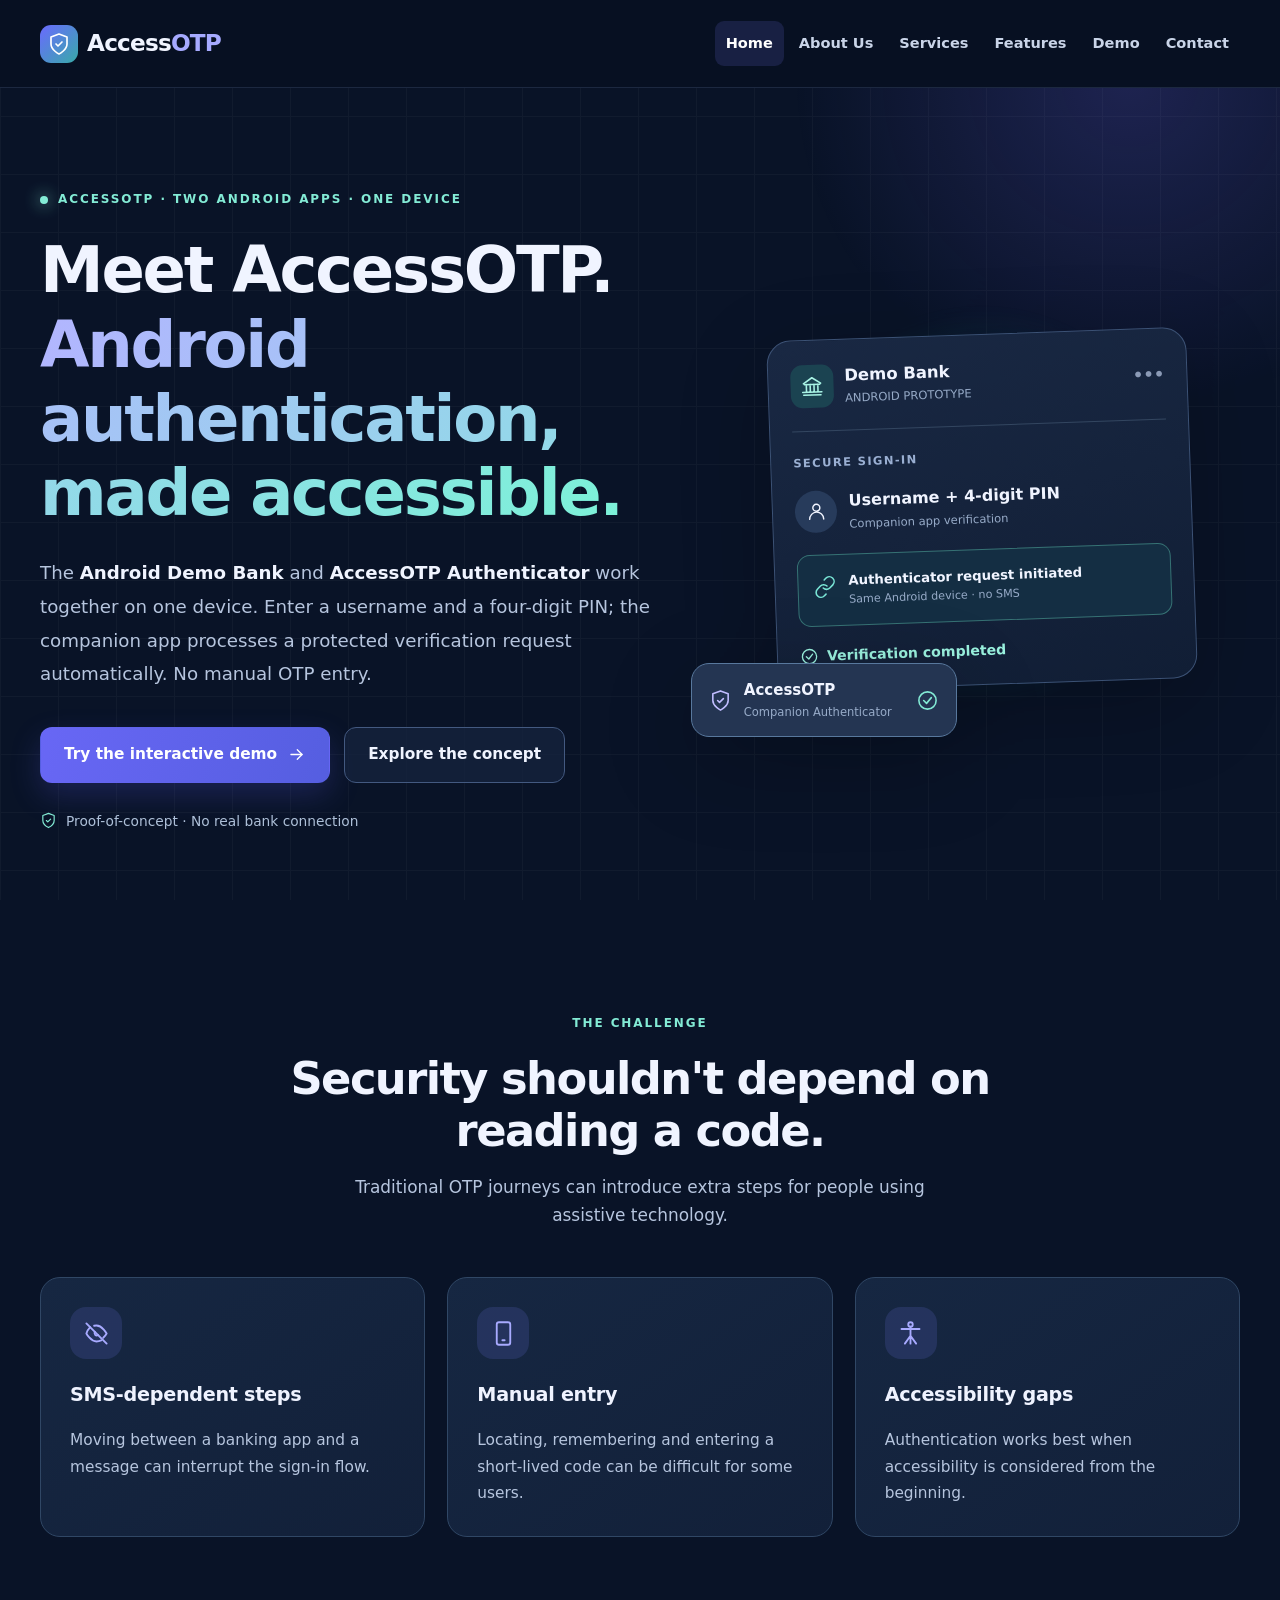
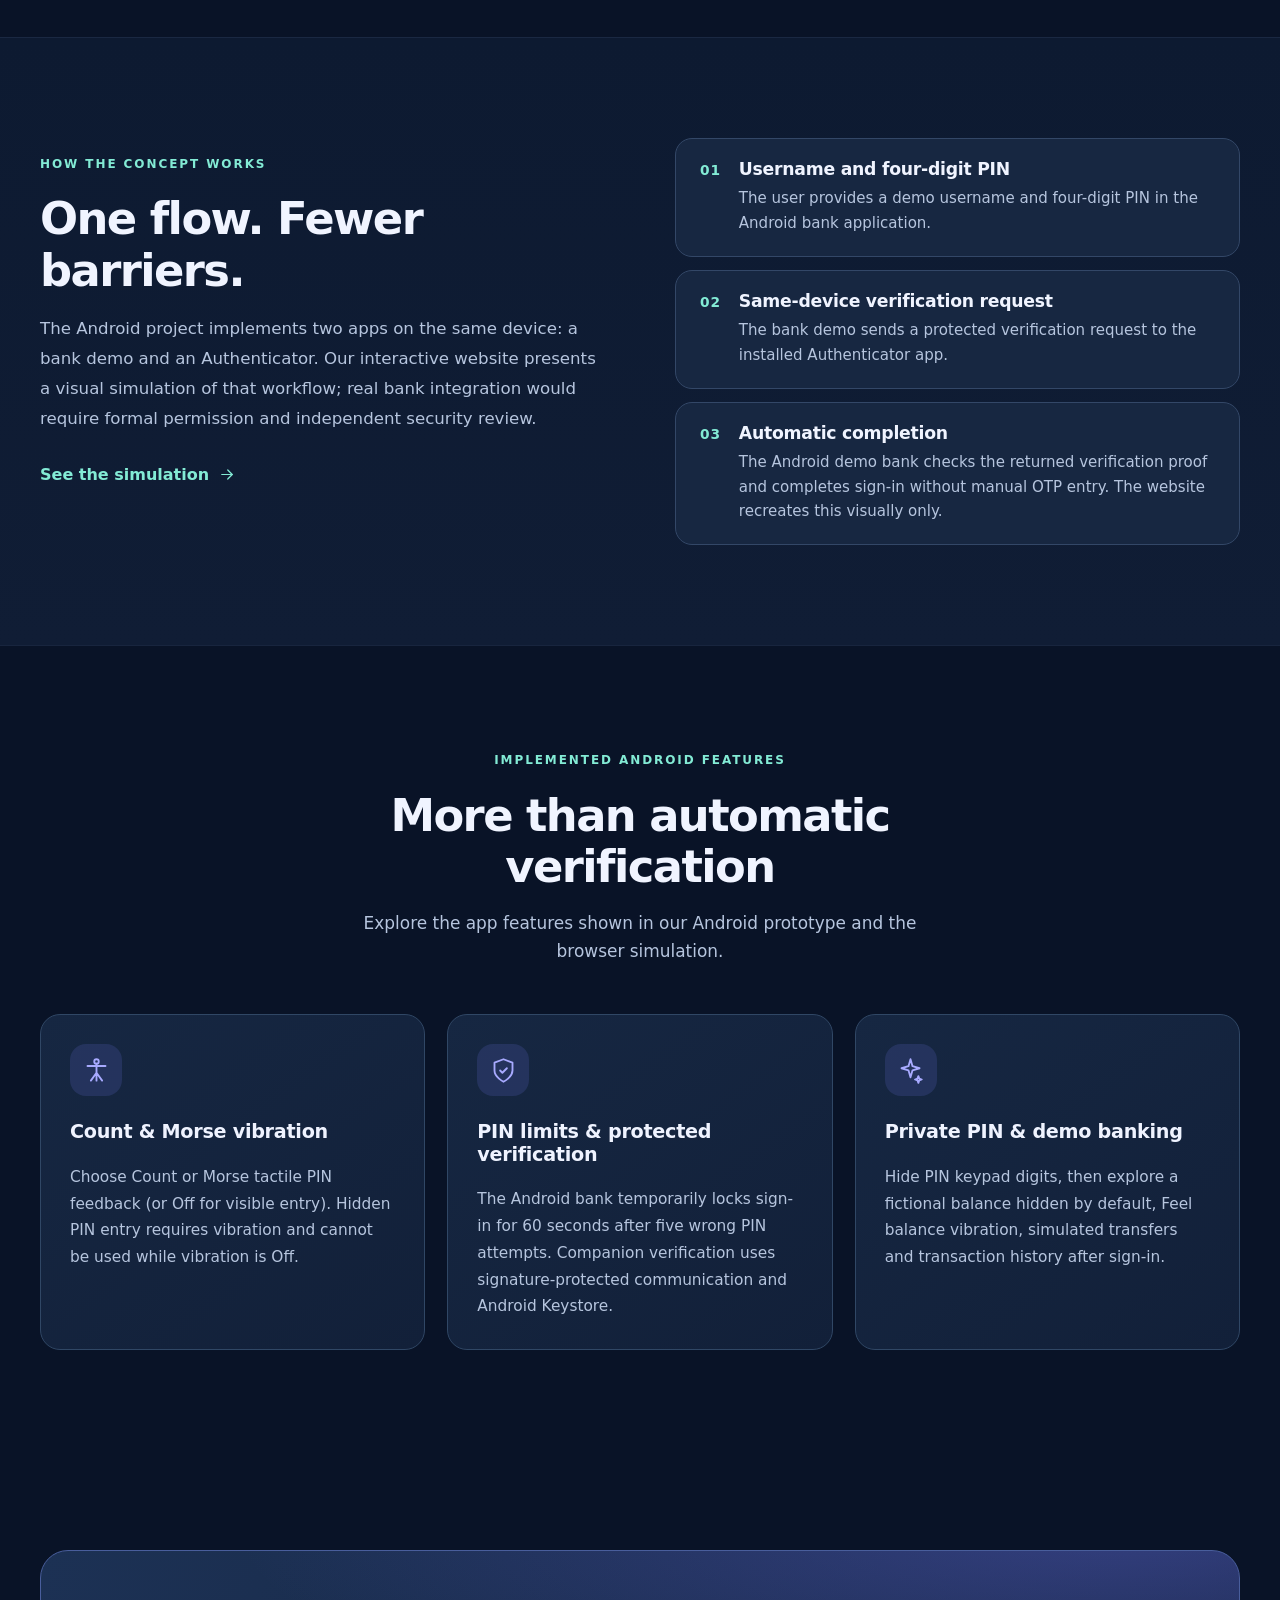
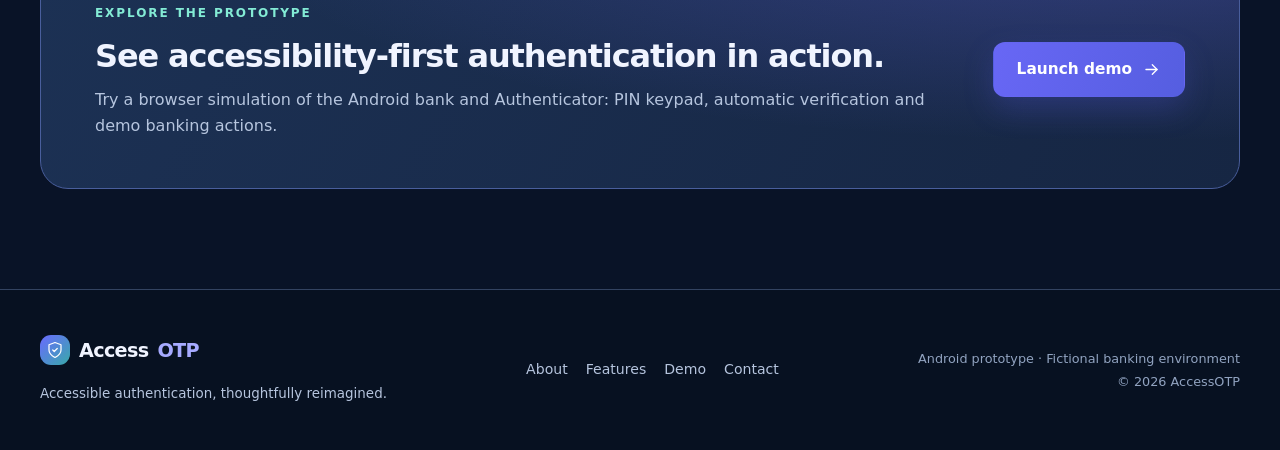
<file: index.html>
<!doctype html>
<html lang="en">
<head>
  <meta charset="utf-8">
  <meta name="viewport" content="width=device-width, initial-scale=1">
  <meta name="theme-color" content="#091327">
  <meta name="description" content="AccessOTP is an accessibility-first banking authentication concept. Explore a simulated, bank-authorized OTP flow designed for visually impaired users.">
  <title>AccessOTP Android prototype | Accessible automatic OTP authentication</title>
  <link rel="icon" href="assets/favicon.svg" type="image/svg+xml">
  <link rel="stylesheet" href="style.css">
  <script defer src="config.js"></script>
  <script defer src="app.js"></script>
</head>
<body class="page-home">
  <a class="skip-link" href="#main-content">Skip to main content</a>
  <header class="site-header" id="site-header">
    <div class="container nav-inner">
      <a class="brand" href="index.html" aria-label="AccessOTP home">
        <span class="brand-mark" aria-hidden="true"><svg class="icon " viewBox="0 0 24 24" fill="none" stroke="currentColor" stroke-width="1.65" stroke-linecap="round" stroke-linejoin="round" aria-hidden="true"><path d="M12 22s8-4 8-10V5l-8-3-8 3v7c0 6 8 10 8 10Z"/><path d="m9 12 2 2 4-4"/></svg></span>
        <span>Access<span class="brand-accent">OTP</span></span>
      </a>
      <button type="button" class="menu-toggle" id="menu-toggle" aria-controls="site-nav" aria-expanded="false" aria-label="Open navigation menu">
        <span></span><span></span><span></span>
      </button>
      <nav class="site-nav" id="site-nav" aria-label="Main navigation">
      
        <a href="index.html" aria-current="page">Home</a>
      
        <a href="about.html" >About Us</a>
      
        <a href="services.html" >Services</a>
      
        <a href="features.html" >Features</a>
      
        <a href="demo.html" >Demo</a>
      
        <a href="contact.html" >Contact</a>
      
      </nav>
    </div>
  </header>
  <main id="main-content">
  
<section class="hero-section section-glow">
  <div class="container hero-grid">
    <div class="hero-content">
      <span class="eyebrow"><span class="eyebrow-dot"></span> ACCESSOTP · TWO ANDROID APPS · ONE DEVICE</span>
      <h1>Meet AccessOTP.<br><span class="gradient-text">Android authentication, made accessible.</span></h1>
      <p class="lead">The <strong>Android Demo Bank</strong> and <strong>AccessOTP Authenticator</strong> work together on one device. Enter a username and a four-digit PIN; the companion app processes a protected verification request automatically. No manual OTP entry.</p>
      <div class="button-group"><a class="btn btn-primary" href="demo.html">Try the interactive demo <svg class="icon " viewBox="0 0 24 24" fill="none" stroke="currentColor" stroke-width="1.65" stroke-linecap="round" stroke-linejoin="round" aria-hidden="true"><path d="M5 12h14"/><path d="m13 6 6 6-6 6"/></svg></a><a class="btn btn-outline" href="features.html">Explore the concept</a></div>
      <div class="hero-disclaimer"><svg class="icon " viewBox="0 0 24 24" fill="none" stroke="currentColor" stroke-width="1.65" stroke-linecap="round" stroke-linejoin="round" aria-hidden="true"><path d="M12 22s8-4 8-10V5l-8-3-8 3v7c0 6 8 10 8 10Z"/><path d="m9 12 2 2 4-4"/></svg> Proof-of-concept · No real bank connection</div>
    </div>
    <div class="hero-visual" aria-label="Illustration of a fictional bank securely requesting a verification result from AccessOTP">
      <div class="visual-orb"></div>
      <div class="app-window bank-window">
        <div class="window-title"><span class="window-icon"><svg class="icon " viewBox="0 0 24 24" fill="none" stroke="currentColor" stroke-width="1.65" stroke-linecap="round" stroke-linejoin="round" aria-hidden="true"><path d="m3 9 9-6 9 6M4 10h16M6 10v8M10 10v8M14 10v8M18 10v8M3 21h18M2 18h20"/></svg></span> <span>Demo Bank <small>ANDROID PROTOTYPE</small></span><span class="window-dots">•••</span></div>
        <div class="mini-label">SECURE SIGN-IN</div>
        <div class="mini-user"><span class="round-avatar"><svg class="icon " viewBox="0 0 24 24" fill="none" stroke="currentColor" stroke-width="1.65" stroke-linecap="round" stroke-linejoin="round" aria-hidden="true"><circle cx="12" cy="8" r="4"/><path d="M4 21a8 8 0 0 1 16 0"/></svg></span><span>Username + 4-digit PIN<small>Companion app verification</small></span></div>
        <div class="mini-pulse"><span class="pulse-ring"><svg class="icon " viewBox="0 0 24 24" fill="none" stroke="currentColor" stroke-width="1.65" stroke-linecap="round" stroke-linejoin="round" aria-hidden="true"><path d="M10 13a5 5 0 0 0 7.1 0l3-3A5 5 0 0 0 13 2.9l-1.7 1.7M14 11a5 5 0 0 0-7.1 0l-3 3A5 5 0 1 0 11 21.1l1.7-1.7"/></svg></span><span>Authenticator request initiated<small>Same Android device · no SMS</small></span></div>
        <div class="mini-success"><svg class="icon " viewBox="0 0 24 24" fill="none" stroke="currentColor" stroke-width="1.65" stroke-linecap="round" stroke-linejoin="round" aria-hidden="true"><circle cx="12" cy="12" r="9"/><path d="m8 12 3 3 5-6"/></svg> Verification completed</div>
      </div>
      <div class="floating-token"><span class="floating-token-icon"><svg class="icon " viewBox="0 0 24 24" fill="none" stroke="currentColor" stroke-width="1.65" stroke-linecap="round" stroke-linejoin="round" aria-hidden="true"><path d="M12 22s8-4 8-10V5l-8-3-8 3v7c0 6 8 10 8 10Z"/><path d="m9 12 2 2 4-4"/></svg></span><span><b>AccessOTP</b><small>Companion Authenticator</small></span><span class="check-pill"><svg class="icon " viewBox="0 0 24 24" fill="none" stroke="currentColor" stroke-width="1.65" stroke-linecap="round" stroke-linejoin="round" aria-hidden="true"><circle cx="12" cy="12" r="9"/><path d="m8 12 3 3 5-6"/></svg></span></div>
    </div>
  </div>
</section>
<section class="section section-compact">
  <div class="container">
    <div class="section-heading center"><span class="eyebrow">THE CHALLENGE</span><h2>Security shouldn't depend on reading a code.</h2><p>Traditional OTP journeys can introduce extra steps for people using assistive technology.</p></div>
    <div class="cards three">
      <article class="card"> <div class="card-icon"><svg class="icon " viewBox="0 0 24 24" fill="none" stroke="currentColor" stroke-width="1.65" stroke-linecap="round" stroke-linejoin="round" aria-hidden="true"><path d="M10.6 10.6a2 2 0 0 0 2.8 2.8"/><path d="M9.88 5.09A10.5 10.5 0 0 1 12 4.9c5.2 0 9 7.1 9 7.1a14.4 14.4 0 0 1-3 3.8"/><path d="M6.4 6.4A14.5 14.5 0 0 0 3 12s3.8 7.1 9 7.1a10.7 10.7 0 0 0 4.2-.9"/><path d="m3 3 18 18"/></svg></div><h3>SMS-dependent steps</h3><p>Moving between a banking app and a message can interrupt the sign-in flow.</p></article>
      <article class="card"> <div class="card-icon"><svg class="icon " viewBox="0 0 24 24" fill="none" stroke="currentColor" stroke-width="1.65" stroke-linecap="round" stroke-linejoin="round" aria-hidden="true"><rect x="6" y="2" width="12" height="20" rx="2"/><path d="M11 18h2"/></svg></div><h3>Manual entry</h3><p>Locating, remembering and entering a short-lived code can be difficult for some users.</p></article>
      <article class="card"> <div class="card-icon"><svg class="icon " viewBox="0 0 24 24" fill="none" stroke="currentColor" stroke-width="1.65" stroke-linecap="round" stroke-linejoin="round" aria-hidden="true"><circle cx="12" cy="4" r="2"/><path d="M4 8h16M12 6v15M7 21l5-7 5 7"/></svg></div><h3>Accessibility gaps</h3><p>Authentication works best when accessibility is considered from the beginning.</p></article>
    </div>
  </div>
</section>
<section class="section alt-section">
  <div class="container split">
    <div class="section-heading"><span class="eyebrow">HOW THE CONCEPT WORKS</span><h2>One flow. Fewer barriers.</h2><p>The Android project implements two apps on the same device: a bank demo and an Authenticator. Our interactive website presents a visual simulation of that workflow; real bank integration would require formal permission and independent security review.</p><a class="text-link" href="demo.html">See the simulation <svg class="icon " viewBox="0 0 24 24" fill="none" stroke="currentColor" stroke-width="1.65" stroke-linecap="round" stroke-linejoin="round" aria-hidden="true"><path d="M5 12h14"/><path d="m13 6 6 6-6 6"/></svg></a></div>
    <ol class="process-list">
      <li><span class="step-num">01</span><div><h3>Username and four-digit PIN</h3><p>The user provides a demo username and four-digit PIN in the Android bank application.</p></div></li>
      <li><span class="step-num">02</span><div><h3>Same-device verification request</h3><p>The bank demo sends a protected verification request to the installed Authenticator app.</p></div></li>
      <li><span class="step-num">03</span><div><h3>Automatic completion</h3><p>The Android demo bank checks the returned verification proof and completes sign-in without manual OTP entry. The website recreates this visually only.</p></div></li>
    </ol>
  </div>
</section>
<section class="section">
  <div class="container">
    <div class="section-heading center"><span class="eyebrow">IMPLEMENTED ANDROID FEATURES</span><h2>More than automatic verification</h2><p>Explore the app features shown in our Android prototype and the browser simulation.</p></div>
    <div class="cards three">
      <article class="card card-feature"><div class="card-icon"><svg class="icon " viewBox="0 0 24 24" fill="none" stroke="currentColor" stroke-width="1.65" stroke-linecap="round" stroke-linejoin="round" aria-hidden="true"><circle cx="12" cy="4" r="2"/><path d="M4 8h16M12 6v15M7 21l5-7 5 7"/></svg></div><h3>Count & Morse vibration</h3><p>Choose Count or Morse tactile PIN feedback (or Off for visible entry). Hidden PIN entry requires vibration and cannot be used while vibration is Off.</p></article>
      <article class="card card-feature"><div class="card-icon"><svg class="icon " viewBox="0 0 24 24" fill="none" stroke="currentColor" stroke-width="1.65" stroke-linecap="round" stroke-linejoin="round" aria-hidden="true"><path d="M12 22s8-4 8-10V5l-8-3-8 3v7c0 6 8 10 8 10Z"/><path d="m9 12 2 2 4-4"/></svg></div><h3>PIN limits &amp; protected verification</h3><p>The Android bank temporarily locks sign-in for 60 seconds after five wrong PIN attempts. Companion verification uses signature-protected communication and Android Keystore.</p></article>
      <article class="card card-feature"><div class="card-icon"><svg class="icon " viewBox="0 0 24 24" fill="none" stroke="currentColor" stroke-width="1.65" stroke-linecap="round" stroke-linejoin="round" aria-hidden="true"><path d="m12 2 1.8 6.2L20 10l-6.2 1.8L12 18l-1.8-6.2L4 10l6.2-1.8L12 2ZM19 17l.8 2.2L22 20l-2.2.8L19 23l-.8-2.2L16 20l2.2-.8L19 17Z"/></svg></div><h3>Private PIN & demo banking</h3><p>Hide PIN keypad digits, then explore a fictional balance hidden by default, Feel balance vibration, simulated transfers and transaction history after sign-in.</p></article>
    </div>
  </div>
</section>
<section class="section"><div class="container"><div class="cta-banner"><div><span class="eyebrow">EXPLORE THE PROTOTYPE</span><h2>See accessibility-first authentication in action.</h2><p>Try a browser simulation of the Android bank and Authenticator: PIN keypad, automatic verification and demo banking actions.</p></div><a href="demo.html" class="btn btn-primary">Launch demo <svg class="icon " viewBox="0 0 24 24" fill="none" stroke="currentColor" stroke-width="1.65" stroke-linecap="round" stroke-linejoin="round" aria-hidden="true"><path d="M5 12h14"/><path d="m13 6 6 6-6 6"/></svg></a></div></div></section>

  </main>
  <footer class="site-footer">
    <div class="container footer-inner">
      <div>
        <a class="brand brand-footer" href="index.html"><span class="brand-mark"><svg class="icon " viewBox="0 0 24 24" fill="none" stroke="currentColor" stroke-width="1.65" stroke-linecap="round" stroke-linejoin="round" aria-hidden="true"><path d="M12 22s8-4 8-10V5l-8-3-8 3v7c0 6 8 10 8 10Z"/><path d="m9 12 2 2 4-4"/></svg></span> Access<span class="brand-accent">OTP</span></a>
        <p>Accessible authentication, thoughtfully reimagined.</p>
      </div>
      <div class="footer-nav"><a href="about.html">About</a><a href="features.html">Features</a><a href="demo.html">Demo</a><a href="contact.html">Contact</a></div>
      <div class="footer-note">Android prototype · Fictional banking environment<br>© 2026 AccessOTP</div>
    </div>
  </footer>
</body>
</html>
</file>
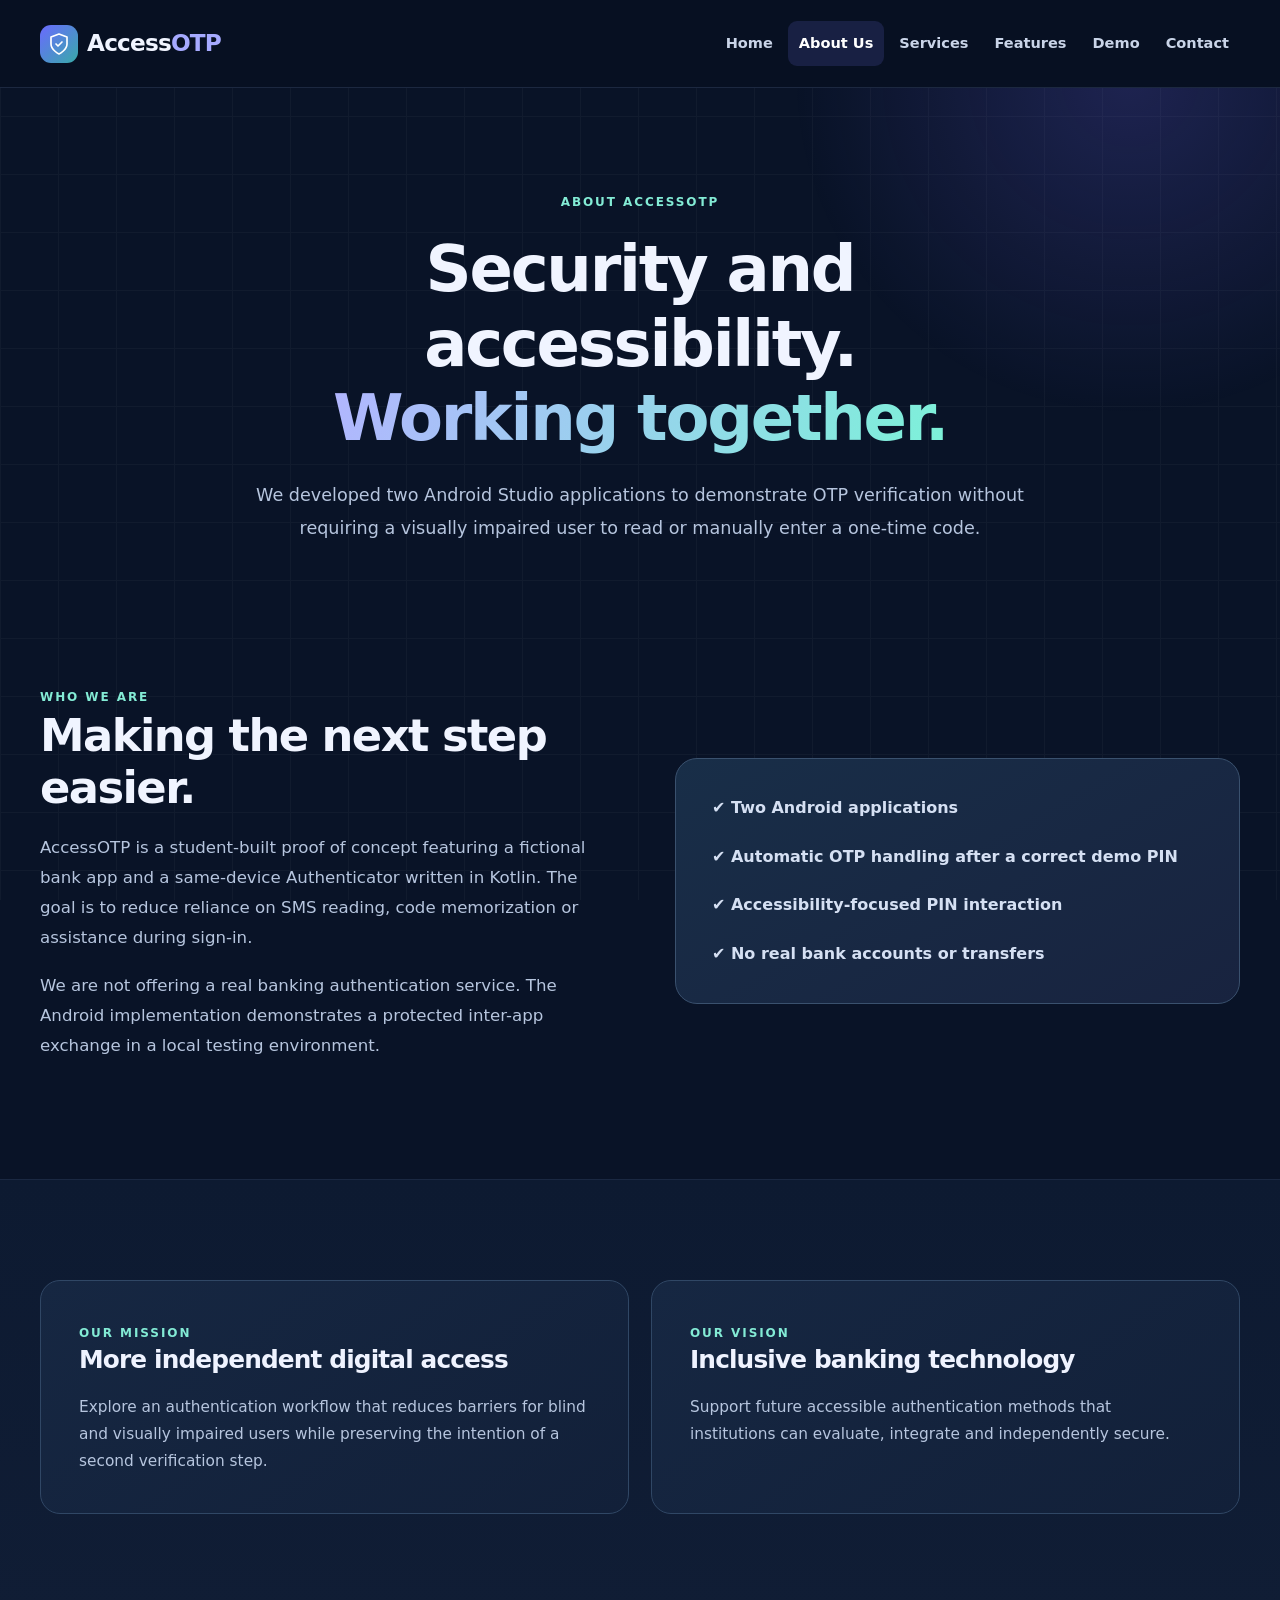
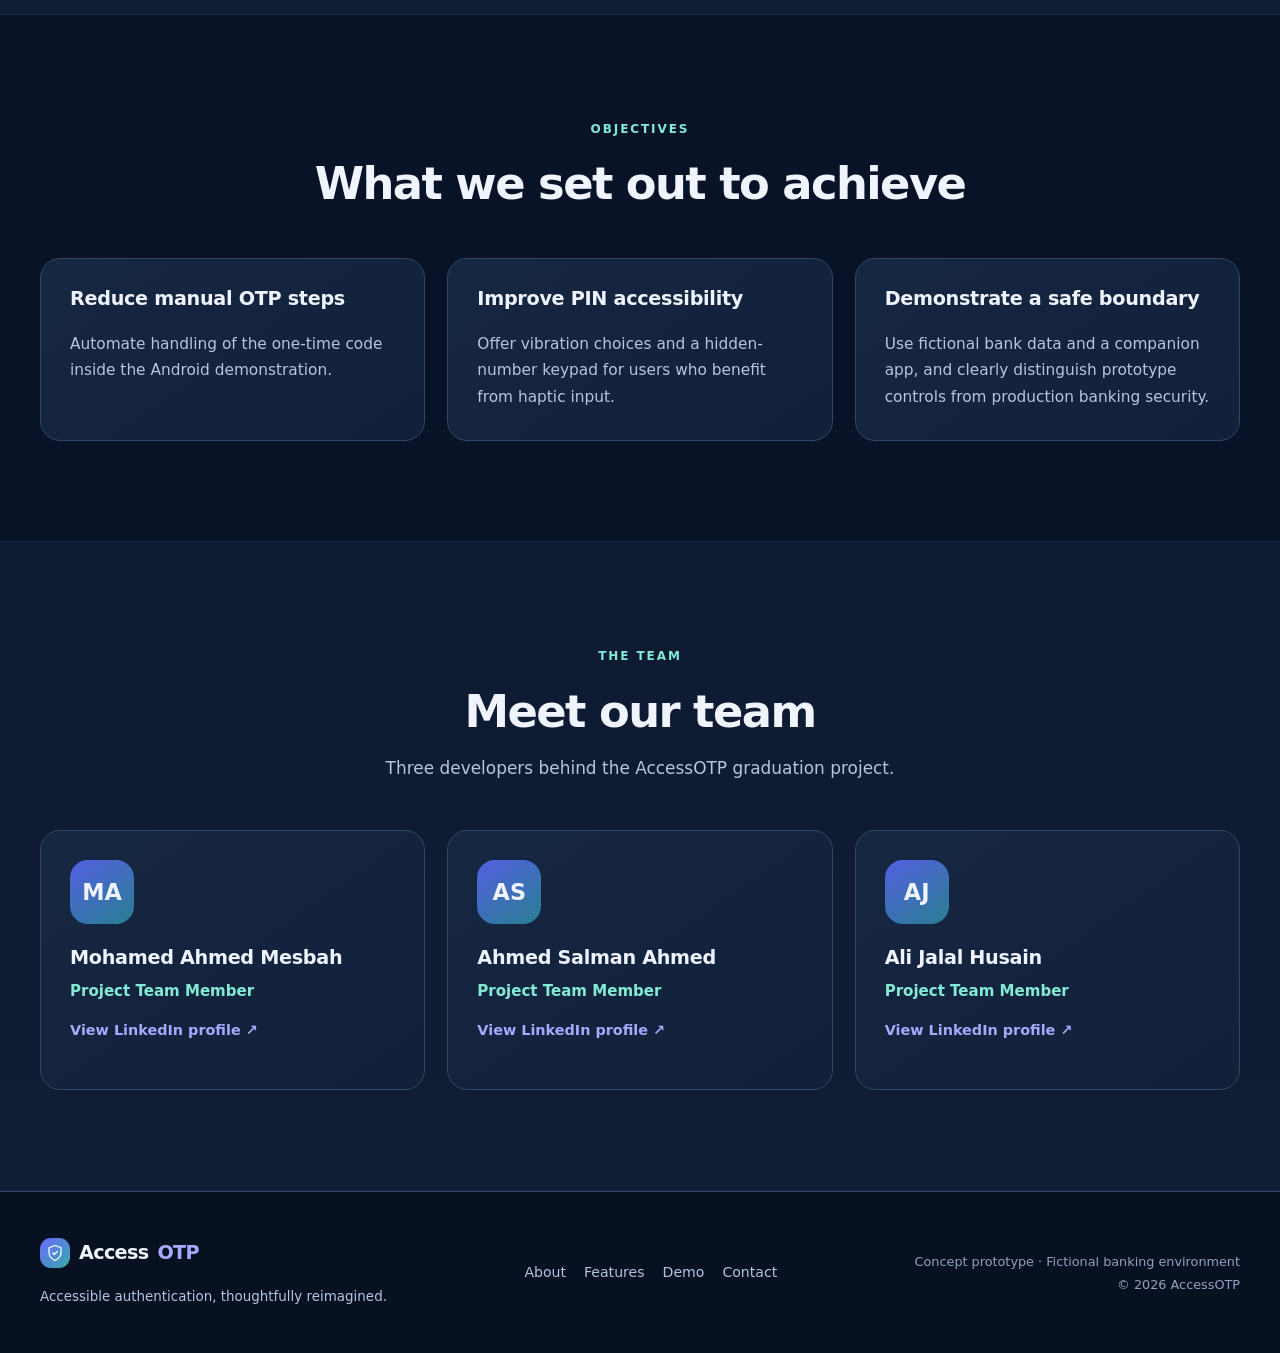
<file: about.html>
<!DOCTYPE html>

<html lang="en">
<head>
<meta charset="utf-8"/>
<meta content="width=device-width, initial-scale=1" name="viewport"/>
<meta content="#091327" name="theme-color"/>
<meta content="About the AccessOTP team and its two Android Studio applications for accessible OTP authentication." name="description"/>
<title>About our mission and team | AccessOTP</title>
<link href="assets/favicon.svg" rel="icon" type="image/svg+xml"/>
<link href="style.css" rel="stylesheet"/>
<script defer="" src="config.js"></script>
<script defer="" src="app.js"></script>
</head>
<body class="page-about">
<a class="skip-link" href="#main-content">Skip to main content</a>
<header class="site-header" id="site-header">
<div class="container nav-inner">
<a aria-label="AccessOTP home" class="brand" href="index.html">
<span aria-hidden="true" class="brand-mark"><svg aria-hidden="true" class="icon" fill="none" stroke="currentColor" stroke-linecap="round" stroke-linejoin="round" stroke-width="1.65" viewbox="0 0 24 24"><path d="M12 22s8-4 8-10V5l-8-3-8 3v7c0 6 8 10 8 10Z"></path><path d="m9 12 2 2 4-4"></path></svg></span>
<span>Access<span class="brand-accent">OTP</span></span>
</a>
<button aria-controls="site-nav" aria-expanded="false" aria-label="Open navigation menu" class="menu-toggle" id="menu-toggle" type="button">
<span></span><span></span><span></span>
</button>
<nav aria-label="Main navigation" class="site-nav" id="site-nav">
<a href="index.html">Home</a>
<a aria-current="page" href="about.html">About Us</a>
<a href="services.html">Services</a>
<a href="features.html">Features</a>
<a href="demo.html">Demo</a>
<a href="contact.html">Contact</a>
</nav>
</div>
</header>
<main id="main-content">
<section class="page-hero section-glow"><div class="container narrow"><span class="eyebrow">ABOUT ACCESSOTP</span><h1>Security and accessibility.<br/><span class="gradient-text">Working together.</span></h1><p>We developed two Android Studio applications to demonstrate OTP verification without requiring a visually impaired user to read or manually enter a one-time code.</p></div></section>
<section class="section section-compact"><div class="container split"><div><span class="eyebrow">WHO WE ARE</span><h2>Making the next step easier.</h2><p>AccessOTP is a student-built proof of concept featuring a fictional bank app and a same-device Authenticator written in Kotlin. The goal is to reduce reliance on SMS reading, code memorization or assistance during sign-in.</p><p>We are not offering a real banking authentication service. The Android implementation demonstrates a protected inter-app exchange in a local testing environment.</p></div><div class="integrity-panel"><div>✔ Two Android applications</div><div>✔ Automatic OTP handling after a correct demo PIN</div><div>✔ Accessibility-focused PIN interaction</div><div>✔ No real bank accounts or transfers</div></div></div></section>
<section class="section alt-section"><div class="container cards two"><article class="card roomy"><span class="eyebrow">OUR MISSION</span><h2>More independent digital access</h2><p>Explore an authentication workflow that reduces barriers for blind and visually impaired users while preserving the intention of a second verification step.</p></article><article class="card roomy"><span class="eyebrow">OUR VISION</span><h2>Inclusive banking technology</h2><p>Support future accessible authentication methods that institutions can evaluate, integrate and independently secure.</p></article></div></section>
<section class="section"><div class="container"><div class="section-heading center"><span class="eyebrow">OBJECTIVES</span><h2>What we set out to achieve</h2></div><div class="cards three"><article class="card"><h3>Reduce manual OTP steps</h3><p>Automate handling of the one-time code inside the Android demonstration.</p></article><article class="card"><h3>Improve PIN accessibility</h3><p>Offer vibration choices and a hidden-number keypad for users who benefit from haptic input.</p></article><article class="card"><h3>Demonstrate a safe boundary</h3><p>Use fictional bank data and a companion app, and clearly distinguish prototype controls from production banking security.</p></article></div></div></section>
<section class="section alt-section"><div class="container"><div class="section-heading center"><span class="eyebrow">THE TEAM</span><h2>Meet our team</h2><p>Three developers behind the AccessOTP graduation project.</p></div><div class="cards three" id="team-grid"></div></div></section>
</main>
<footer class="site-footer">
<div class="container footer-inner">
<div>
<a class="brand brand-footer" href="index.html"><span class="brand-mark"><svg aria-hidden="true" class="icon" fill="none" stroke="currentColor" stroke-linecap="round" stroke-linejoin="round" stroke-width="1.65" viewbox="0 0 24 24"><path d="M12 22s8-4 8-10V5l-8-3-8 3v7c0 6 8 10 8 10Z"></path><path d="m9 12 2 2 4-4"></path></svg></span> Access<span class="brand-accent">OTP</span></a>
<p>Accessible authentication, thoughtfully reimagined.</p>
</div>
<div class="footer-nav"><a href="about.html">About</a><a href="features.html">Features</a><a href="demo.html">Demo</a><a href="contact.html">Contact</a></div>
<div class="footer-note">Concept prototype · Fictional banking environment<br/>© 2026 AccessOTP</div>
</div>
</footer>
</body>
</html>
</file>
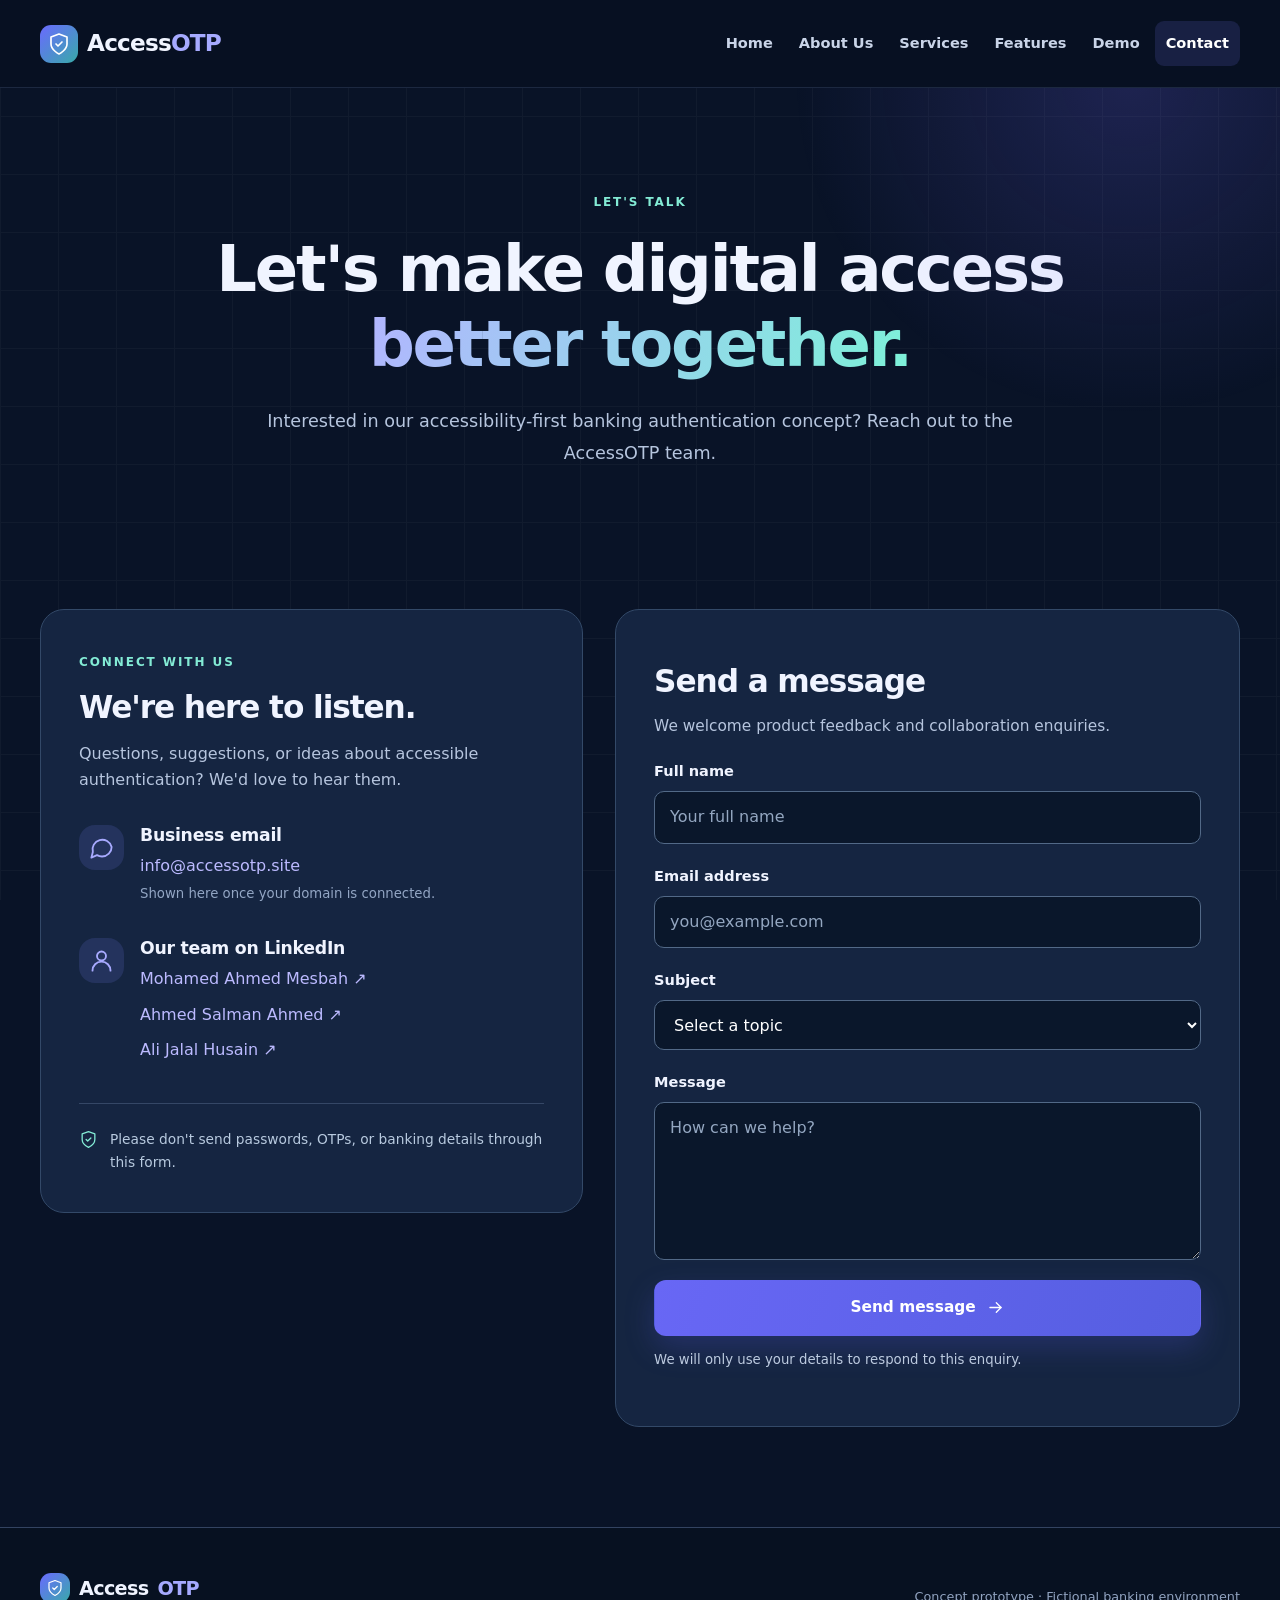
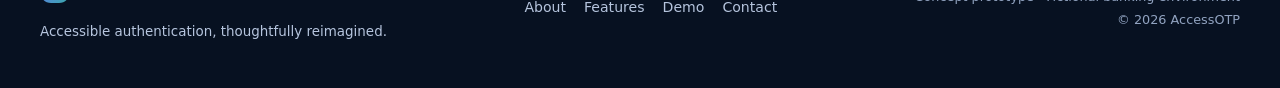
<file: contact.html>
<!doctype html>
<html lang="en">
<head>
  <meta charset="utf-8">
  <meta name="viewport" content="width=device-width, initial-scale=1">
  <meta name="theme-color" content="#091327">
  <meta name="description" content="Get in touch with AccessOTP to discuss accessible authentication, product feedback, and potential collaborations.">
  <title>Contact the AccessOTP team | AccessOTP</title>
  <link rel="icon" href="assets/favicon.svg" type="image/svg+xml">
  <link rel="stylesheet" href="style.css">
  <script defer src="config.js"></script>
  <script defer src="app.js"></script>
</head>
<body class="page-contact">
  <a class="skip-link" href="#main-content">Skip to main content</a>
  <header class="site-header" id="site-header">
    <div class="container nav-inner">
      <a class="brand" href="index.html" aria-label="AccessOTP home">
        <span class="brand-mark" aria-hidden="true"><svg class="icon " viewBox="0 0 24 24" fill="none" stroke="currentColor" stroke-width="1.65" stroke-linecap="round" stroke-linejoin="round" aria-hidden="true"><path d="M12 22s8-4 8-10V5l-8-3-8 3v7c0 6 8 10 8 10Z"/><path d="m9 12 2 2 4-4"/></svg></span>
        <span>Access<span class="brand-accent">OTP</span></span>
      </a>
      <button type="button" class="menu-toggle" id="menu-toggle" aria-controls="site-nav" aria-expanded="false" aria-label="Open navigation menu">
        <span></span><span></span><span></span>
      </button>
      <nav class="site-nav" id="site-nav" aria-label="Main navigation">
      
        <a href="index.html" >Home</a>
      
        <a href="about.html" >About Us</a>
      
        <a href="services.html" >Services</a>
      
        <a href="features.html" >Features</a>
      
        <a href="demo.html" >Demo</a>
      
        <a href="contact.html" aria-current="page">Contact</a>
      
      </nav>
    </div>
  </header>
  <main id="main-content">
  
<section class="page-hero section-glow"><div class="container narrow"><span class="eyebrow">LET'S TALK</span><h1>Let's make digital access <span class="gradient-text">better together.</span></h1><p>Interested in our accessibility-first banking authentication concept? Reach out to the AccessOTP team.</p></div></section>
<section class="section section-compact"><div class="container contact-layout">
  <section class="contact-panel" aria-labelledby="contact-info-title"><span class="eyebrow">CONNECT WITH US</span><h2 id="contact-info-title">We're here to listen.</h2><p>Questions, suggestions, or ideas about accessible authentication? We'd love to hear them.</p>
    <div class="contact-method"><div class="card-icon"><svg class="icon " viewBox="0 0 24 24" fill="none" stroke="currentColor" stroke-width="1.65" stroke-linecap="round" stroke-linejoin="round" aria-hidden="true"><path d="M21 11.5a8.5 8.5 0 0 1-8.5 8.5A8.7 8.7 0 0 1 8 18.8L3 21l1.3-5A8.5 8.5 0 1 1 21 11.5Z"/></svg></div><div><h3>Business email</h3><div id="business-email"><span class="muted">Domain email pending setup</span></div><small>Shown here once your domain is connected.</small></div></div>
    <div class="contact-method"><div class="card-icon"><svg class="icon " viewBox="0 0 24 24" fill="none" stroke="currentColor" stroke-width="1.65" stroke-linecap="round" stroke-linejoin="round" aria-hidden="true"><circle cx="12" cy="8" r="4"/><path d="M4 21a8 8 0 0 1 16 0"/></svg></div><div><h3>Our team on LinkedIn</h3><div id="linkedin-links" class="contact-socials"><span class="muted">Team profile links pending</span></div></div></div>
    <div class="contact-hint"><svg class="icon " viewBox="0 0 24 24" fill="none" stroke="currentColor" stroke-width="1.65" stroke-linecap="round" stroke-linejoin="round" aria-hidden="true"><path d="M12 22s8-4 8-10V5l-8-3-8 3v7c0 6 8 10 8 10Z"/><path d="m9 12 2 2 4-4"/></svg> Please don't send passwords, OTPs, or banking details through this form.</div>
  </section>
  <section class="form-panel" aria-labelledby="contact-form-title"><h2 id="contact-form-title">Send a message</h2><p>We welcome product feedback and collaboration enquiries.</p>
    <form id="contact-form" novalidate>
      <div class="form-field"><label for="name">Full name</label><input id="name" name="name" type="text" autocomplete="name" maxlength="120" required placeholder="Your full name"></div>
      <div class="form-field"><label for="email">Email address</label><input id="email" name="email" type="email" autocomplete="email" maxlength="160" required placeholder="you@example.com"></div>
      <div class="form-field"><label for="subject">Subject</label><select id="subject" name="subject" required><option value="">Select a topic</option><option value="Product enquiry">Product enquiry</option><option value="Accessibility feedback">Accessibility feedback</option><option value="Collaboration">Collaboration</option><option value="Other">Other</option></select></div>
      <div class="form-field"><label for="message">Message</label><textarea id="message" name="message" rows="5" maxlength="3000" required placeholder="How can we help?"></textarea></div>
      <div class="visually-hidden" aria-hidden="true"><label for="company_site">Leave this field empty</label><input tabindex="-1" id="company_site" type="text" name="_gotcha" autocomplete="off"></div>
      <button class="btn btn-primary btn-full" type="submit" id="contact-submit">Send message <svg class="icon " viewBox="0 0 24 24" fill="none" stroke="currentColor" stroke-width="1.65" stroke-linecap="round" stroke-linejoin="round" aria-hidden="true"><path d="M5 12h14"/><path d="m13 6 6 6-6 6"/></svg></button>
      <p id="form-status" class="form-status" role="status" aria-live="polite">The form will become active when the team's message service is configured.</p>
    </form>
  </section>
</div></section>

  </main>
  <footer class="site-footer">
    <div class="container footer-inner">
      <div>
        <a class="brand brand-footer" href="index.html"><span class="brand-mark"><svg class="icon " viewBox="0 0 24 24" fill="none" stroke="currentColor" stroke-width="1.65" stroke-linecap="round" stroke-linejoin="round" aria-hidden="true"><path d="M12 22s8-4 8-10V5l-8-3-8 3v7c0 6 8 10 8 10Z"/><path d="m9 12 2 2 4-4"/></svg></span> Access<span class="brand-accent">OTP</span></a>
        <p>Accessible authentication, thoughtfully reimagined.</p>
      </div>
      <div class="footer-nav"><a href="about.html">About</a><a href="features.html">Features</a><a href="demo.html">Demo</a><a href="contact.html">Contact</a></div>
      <div class="footer-note">Concept prototype · Fictional banking environment<br>© 2026 AccessOTP</div>
    </div>
  </footer>
</body>
</html>
</file>
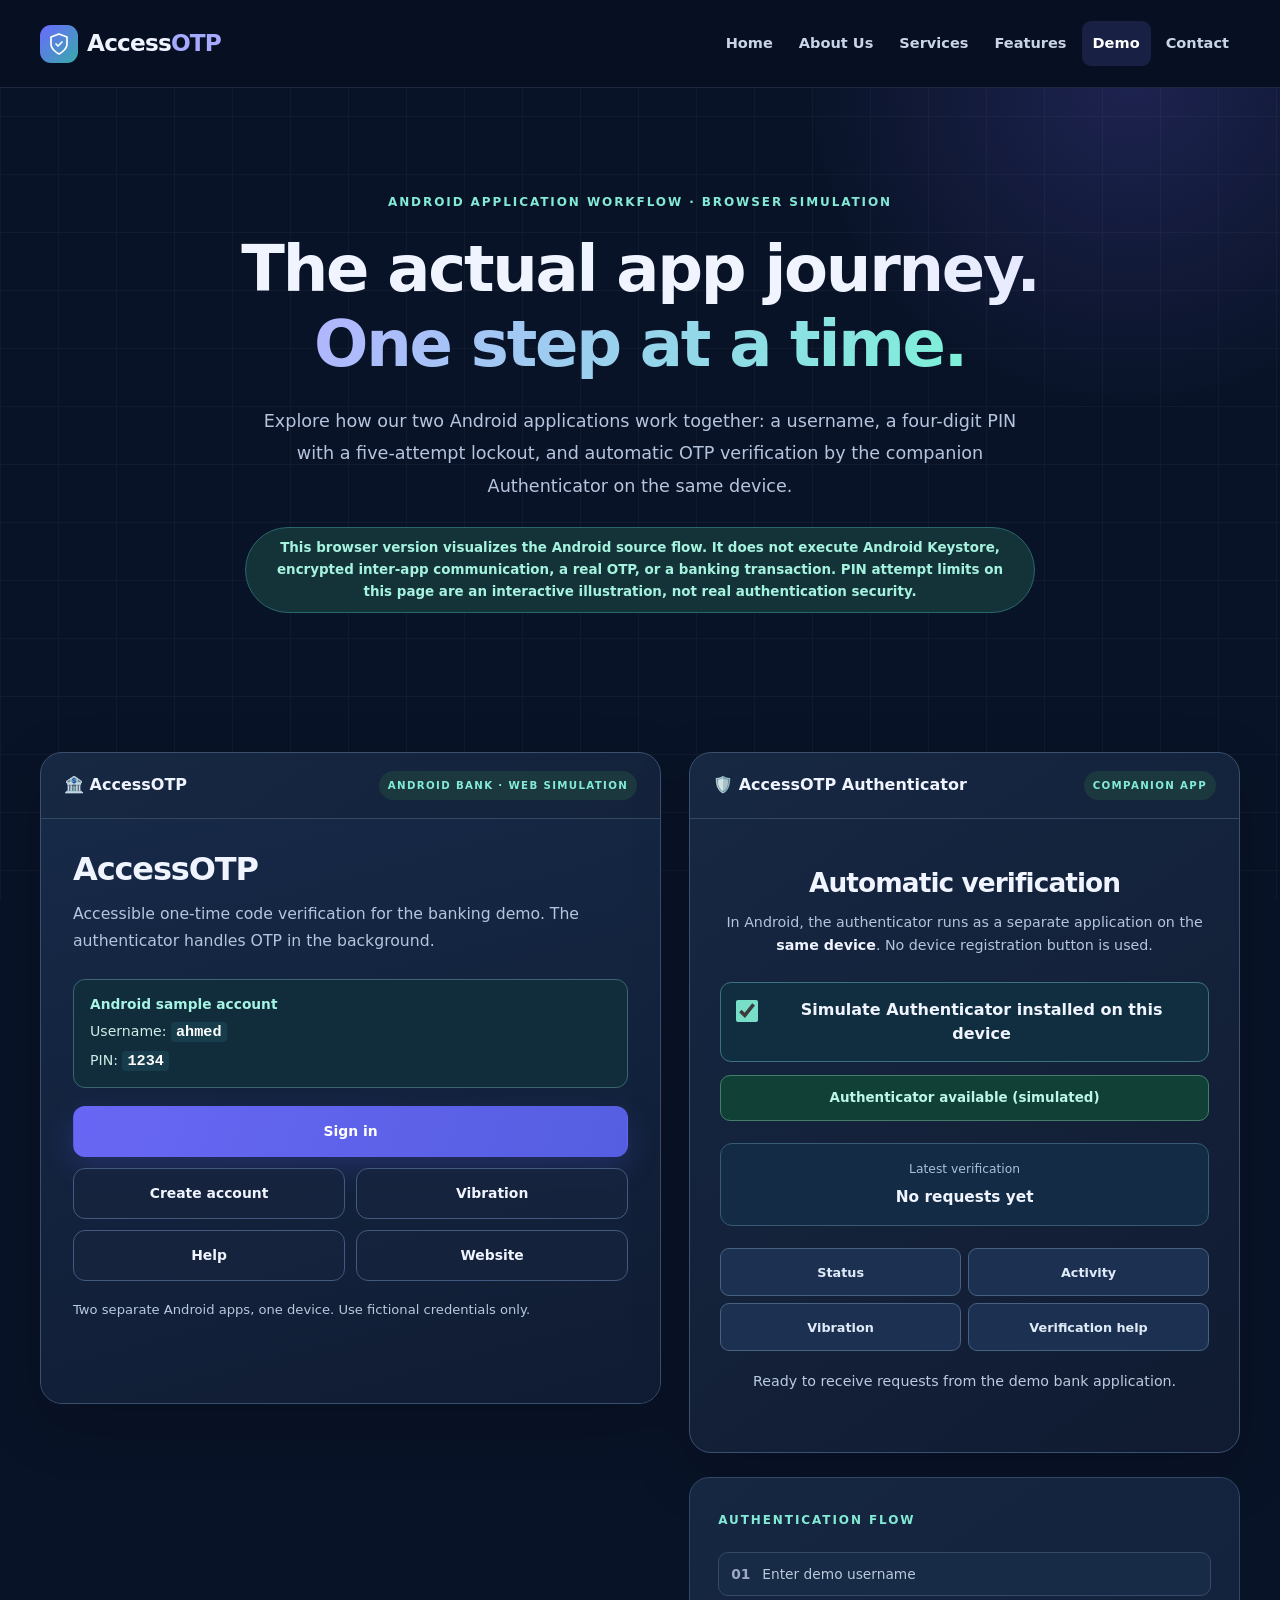
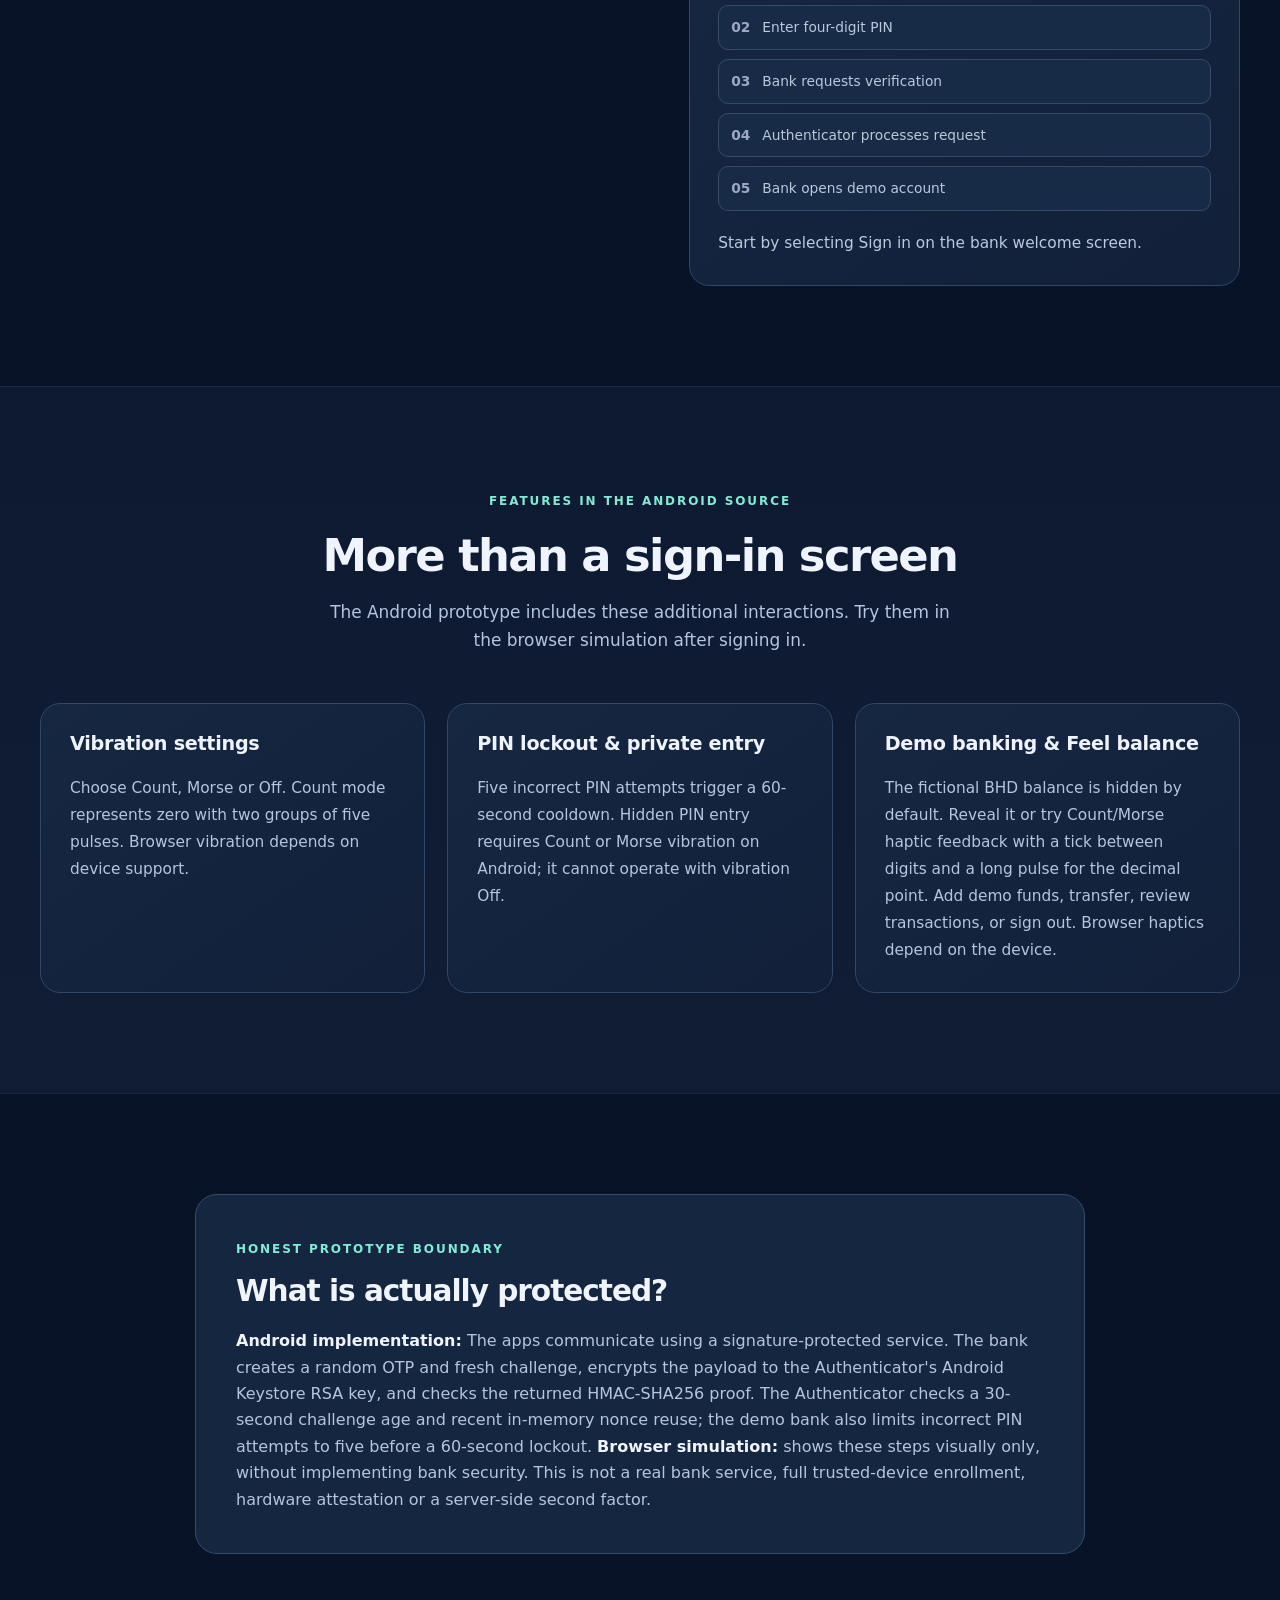
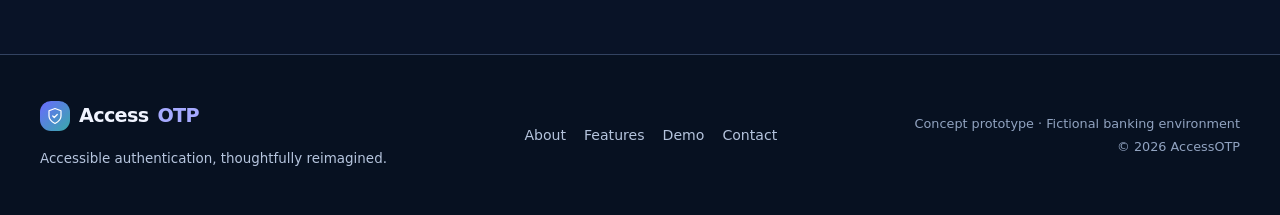
<file: demo.html>
<!DOCTYPE html>

<html lang="en">
<head>
<meta charset="utf-8"/>
<meta content="width=device-width, initial-scale=1" name="viewport"/>
<meta content="#091327" name="theme-color"/>
<meta content="Explore the AccessOTP Android workflow in a browser simulation: username, 4-digit PIN, five-attempt cooldown, hidden PIN vibration requirements, automatic verification and Feel balance." name="description"/>
<title>Interactive bank authentication demo | AccessOTP</title>
<link href="assets/favicon.svg" rel="icon" type="image/svg+xml"/>
<link href="style.css" rel="stylesheet"/>
<script defer="" src="config.js"></script>
<script defer="" src="app.js"></script>
<script defer="True" src="demo-match.js?v=pin-security-20261127"></script></head>
<body class="page-demo">
<a class="skip-link" href="#main-content">Skip to main content</a>
<header class="site-header" id="site-header">
<div class="container nav-inner">
<a aria-label="AccessOTP home" class="brand" href="index.html">
<span aria-hidden="true" class="brand-mark"><svg aria-hidden="true" class="icon" fill="none" stroke="currentColor" stroke-linecap="round" stroke-linejoin="round" stroke-width="1.65" viewbox="0 0 24 24"><path d="M12 22s8-4 8-10V5l-8-3-8 3v7c0 6 8 10 8 10Z"></path><path d="m9 12 2 2 4-4"></path></svg></span>
<span>Access<span class="brand-accent">OTP</span></span>
</a>
<button aria-controls="site-nav" aria-expanded="false" aria-label="Open navigation menu" class="menu-toggle" id="menu-toggle" type="button">
<span></span><span></span><span></span>
</button>
<nav aria-label="Main navigation" class="site-nav" id="site-nav">
<a href="index.html">Home</a>
<a href="about.html">About Us</a>
<a href="services.html">Services</a>
<a href="features.html">Features</a>
<a aria-current="page" href="demo.html">Demo</a>
<a href="contact.html">Contact</a>
</nav>
</div>
</header>
<main id="main-content">
<section class="page-hero section-glow matched-heading">
<div class="container narrow">
<span class="eyebrow">ANDROID APPLICATION WORKFLOW · BROWSER SIMULATION</span>
<h1>The actual app journey.<br/><span class="gradient-text">One step at a time.</span></h1>
<p>Explore how our two Android applications work together: a username, a four-digit PIN with a five-attempt lockout, and automatic OTP verification by the companion Authenticator on the same device.</p>
<div class="prototype-notice">This browser version visualizes the Android source flow. It does not execute Android Keystore, encrypted inter-app communication, a real OTP, or a banking transaction. PIN attempt limits on this page are an interactive illustration, not real authentication security.</div>
</div>
</section>
<section class="section section-compact">
<div class="container matched-layout">
<div aria-label="Interactive simulation of the AccessOTP banking application" class="matched-phone mock-app">
<div class="mock-topbar"><span class="app-brand">🏦 AccessOTP</span><span class="demo-label">ANDROID BANK · WEB SIMULATION</span></div>
<div class="matched-phone-body">
<div aria-live="off" id="match-bank-view"></div>
<p aria-live="polite" class="match-message" id="match-bank-message" role="status"></p>
</div>
</div>
<div class="matched-side">
<article aria-labelledby="matched-auth-title" class="matched-auth mock-app">
<div class="mock-topbar"><span class="app-brand">🛡️ AccessOTP Authenticator</span><span class="demo-label">COMPANION APP</span></div>
<div class="mock-body matched-auth-body">
<h2 id="matched-auth-title">Automatic verification</h2>
<p>In Android, the authenticator runs as a separate application on the <strong>same device</strong>. No device registration button is used.</p>
<label class="match-checkbox"><input checked="" id="match-auth-installed" type="checkbox"/> Simulate Authenticator installed on this device</label>
<div class="match-state" id="match-install-status" role="status">Authenticator available (simulated)</div>
<div class="match-detail"><small>Latest verification</small><strong id="match-auth-activity">No requests yet</strong></div>
<nav aria-label="Authenticator options" class="match-subnav">
<button data-auth-info="status" type="button">Status</button>
<button data-auth-info="activity" type="button">Activity</button>
<button data-auth-info="vibration" type="button">Vibration</button>
<button data-auth-info="help" type="button">Verification help</button>
</nav>
<p class="match-help" id="match-auth-help" role="status">Ready to receive requests from the demo bank application.</p>
</div>
</article>
<article class="matched-journey card">
<span class="eyebrow">AUTHENTICATION FLOW</span>
<ol class="match-steps" id="match-steps">
<li data-stage="username">Enter demo username</li>
<li data-stage="pin">Enter four-digit PIN</li>
<li data-stage="request">Bank requests verification</li>
<li data-stage="proof">Authenticator processes request</li>
<li data-stage="success">Bank opens demo account</li>
</ol>
<p aria-live="polite" class="match-help" id="match-step-status" role="status">Start by selecting Sign in on the bank welcome screen.</p>
</article>
</div>
</div>
</section>
<section class="section alt-section"><div class="container">
<div class="section-heading center"><span class="eyebrow">FEATURES IN THE ANDROID SOURCE</span><h2>More than a sign-in screen</h2><p>The Android prototype includes these additional interactions. Try them in the browser simulation after signing in.</p></div>
<div class="cards three">
<article class="card"><h3>Vibration settings</h3><p>Choose Count, Morse or Off. Count mode represents zero with two groups of five pulses. Browser vibration depends on device support.</p></article>
<article class="card"><h3>PIN lockout &amp; private entry</h3><p>Five incorrect PIN attempts trigger a 60-second cooldown. Hidden PIN entry requires Count or Morse vibration on Android; it cannot operate with vibration Off.</p></article>
<article class="card"><h3>Demo banking &amp; Feel balance</h3><p>The fictional BHD balance is hidden by default. Reveal it or try Count/Morse haptic feedback with a tick between digits and a long pulse for the decimal point. Add demo funds, transfer, review transactions, or sign out. Browser haptics depend on the device.</p></article>
</div>
</div></section>
<section class="section"><div class="container"><div class="demo-explainer"><span class="eyebrow">HONEST PROTOTYPE BOUNDARY</span><h2>What is actually protected?</h2><p><strong>Android implementation:</strong> The apps communicate using a signature-protected service. The bank creates a random OTP and fresh challenge, encrypts the payload to the Authenticator's Android Keystore RSA key, and checks the returned HMAC-SHA256 proof. The Authenticator checks a 30-second challenge age and recent in-memory nonce reuse; the demo bank also limits incorrect PIN attempts to five before a 60-second lockout. <strong>Browser simulation:</strong> shows these steps visually only, without implementing bank security. This is not a real bank service, full trusted-device enrollment, hardware attestation or a server-side second factor.</p></div></div></section>
</main>
<footer class="site-footer">
<div class="container footer-inner">
<div>
<a class="brand brand-footer" href="index.html"><span class="brand-mark"><svg aria-hidden="true" class="icon" fill="none" stroke="currentColor" stroke-linecap="round" stroke-linejoin="round" stroke-width="1.65" viewbox="0 0 24 24"><path d="M12 22s8-4 8-10V5l-8-3-8 3v7c0 6 8 10 8 10Z"></path><path d="m9 12 2 2 4-4"></path></svg></span> Access<span class="brand-accent">OTP</span></a>
<p>Accessible authentication, thoughtfully reimagined.</p>
</div>
<div class="footer-nav"><a href="about.html">About</a><a href="features.html">Features</a><a href="demo.html">Demo</a><a href="contact.html">Contact</a></div>
<div class="footer-note">Concept prototype · Fictional banking environment<br/>© 2026 AccessOTP</div>
</div>
</footer>
</body>
</html>
</file>
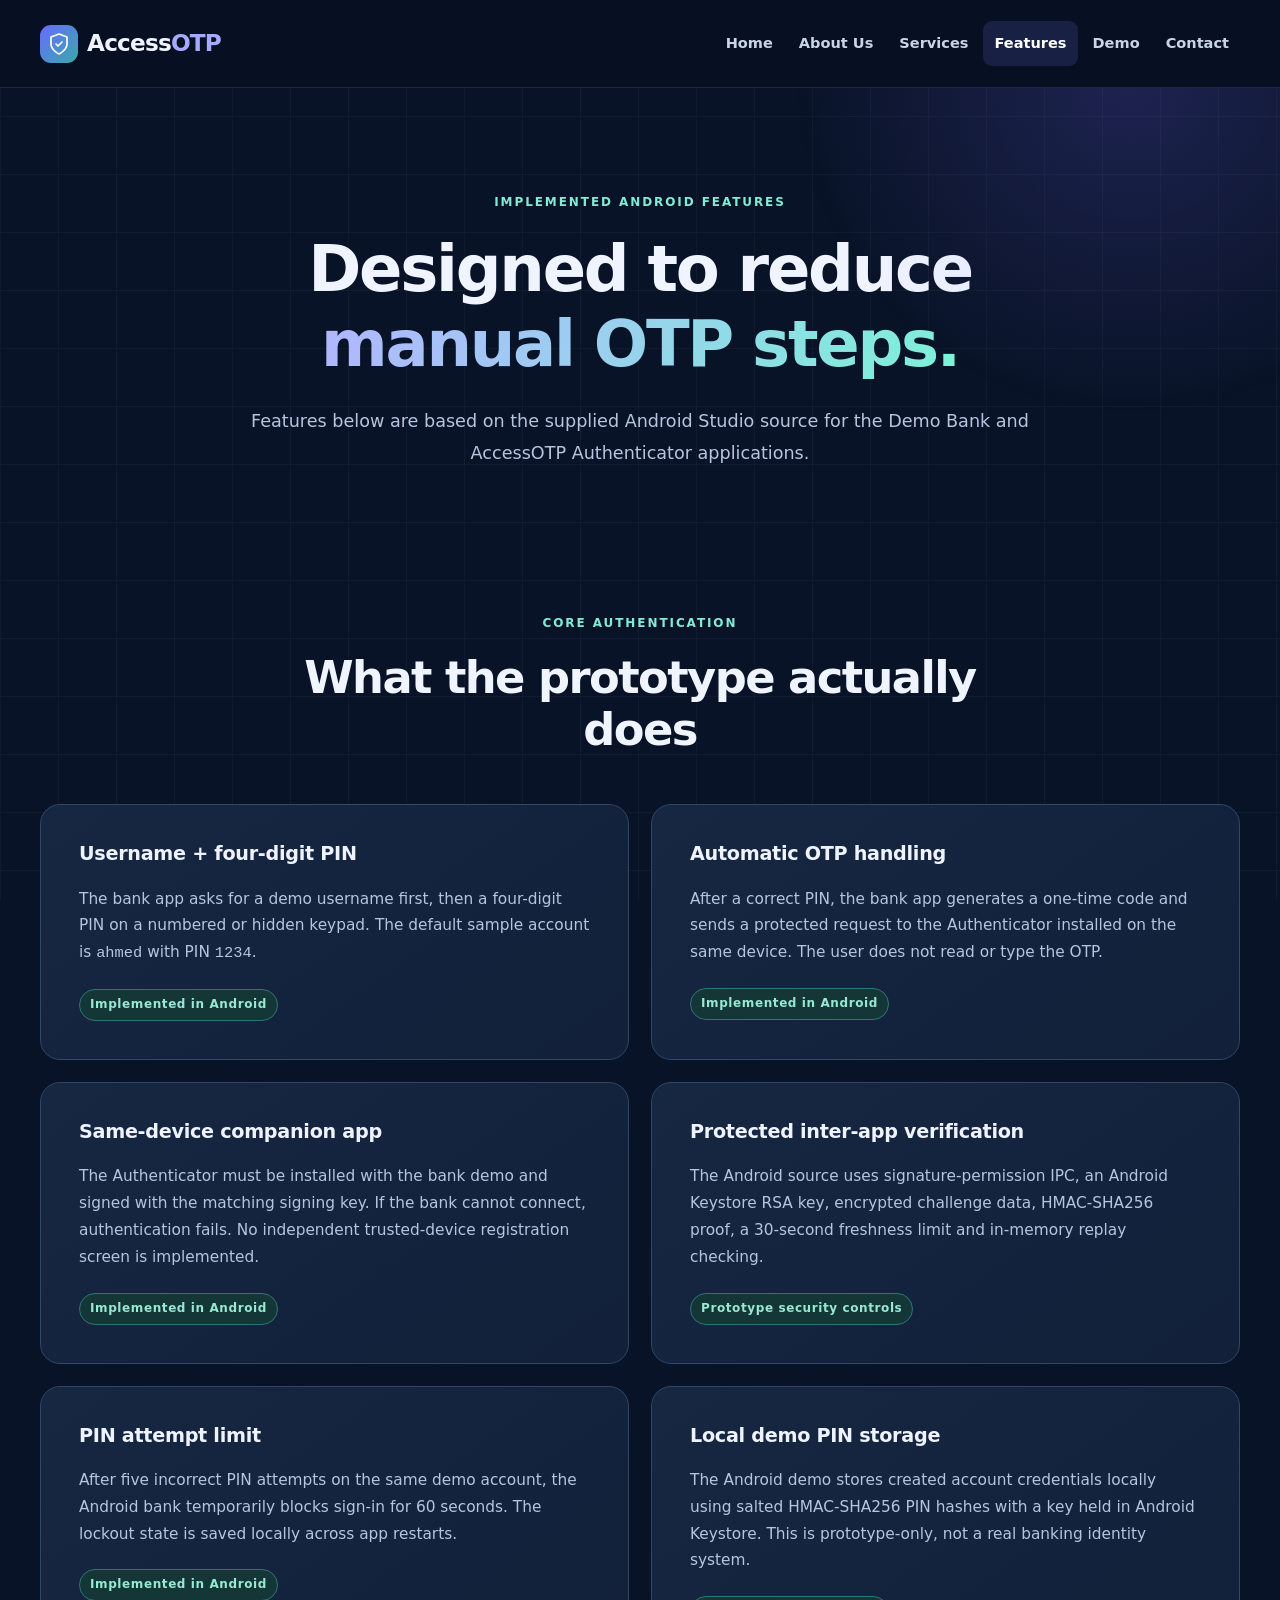
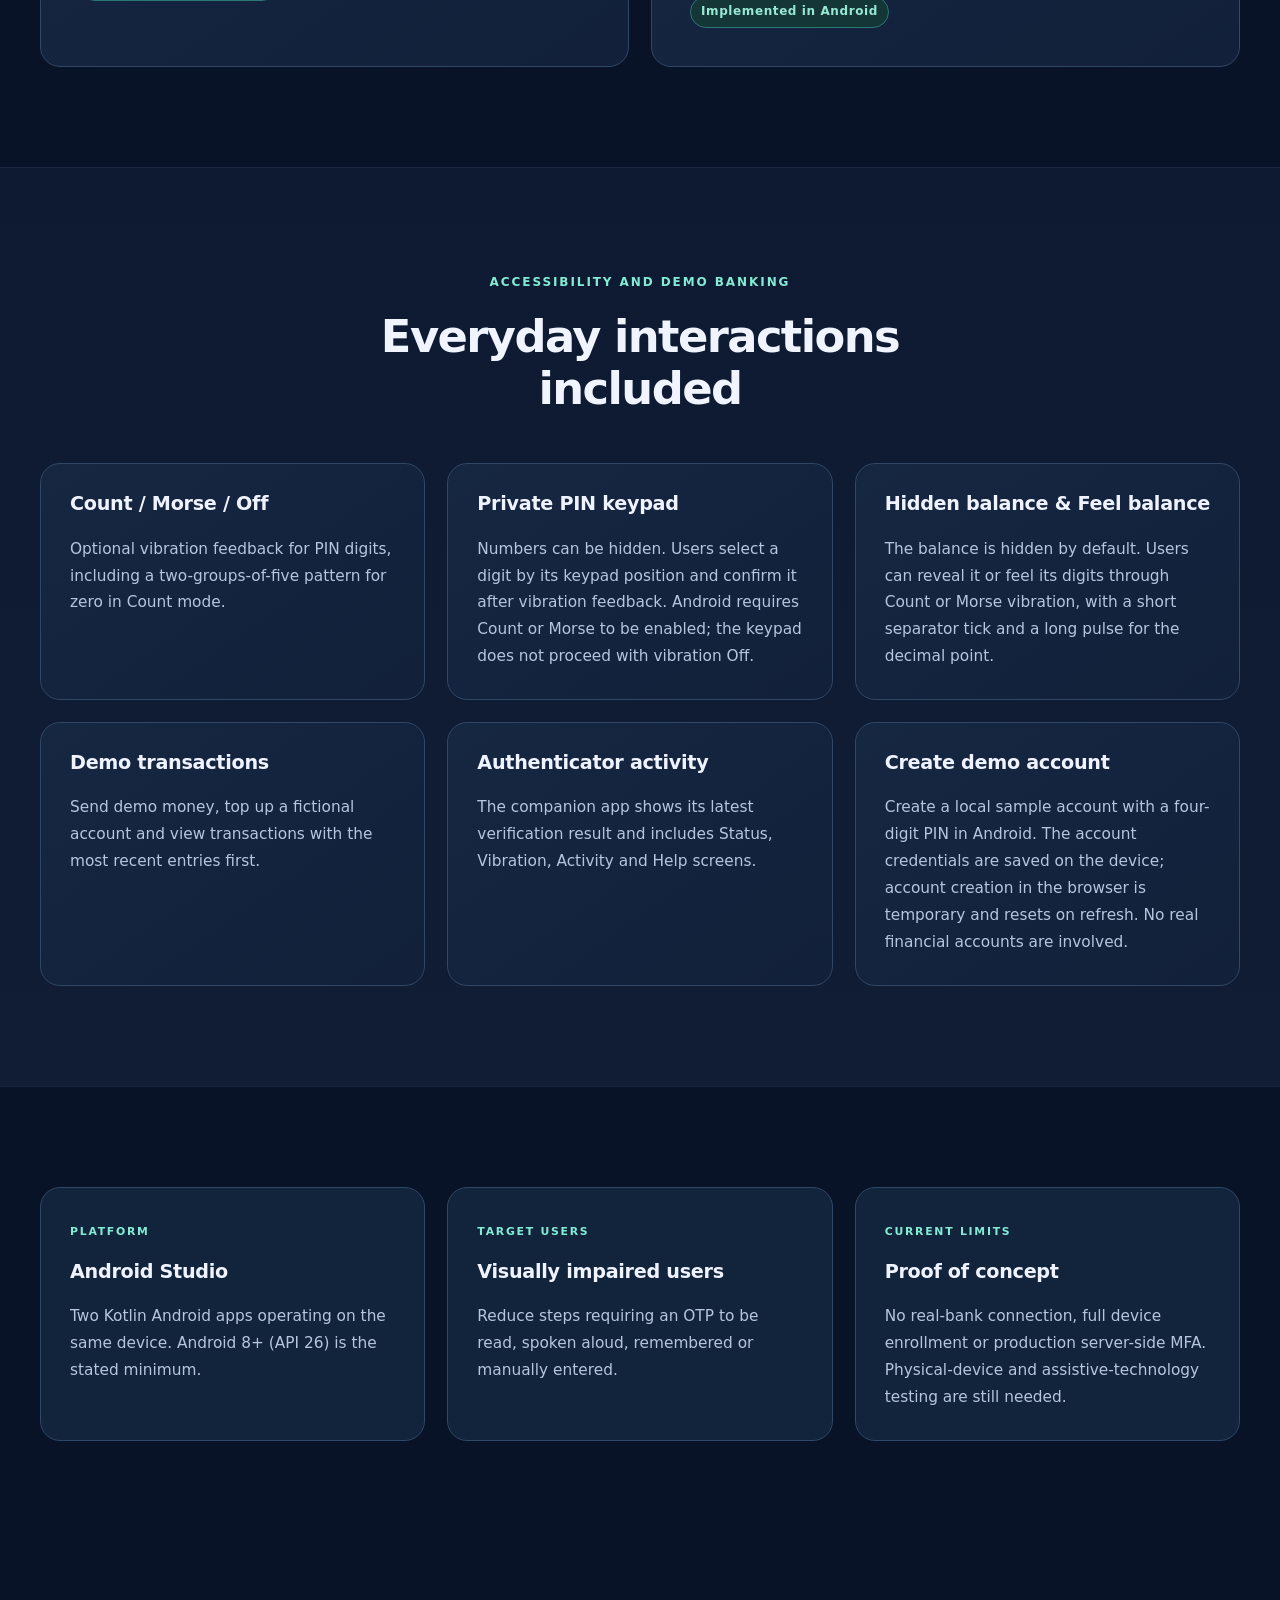
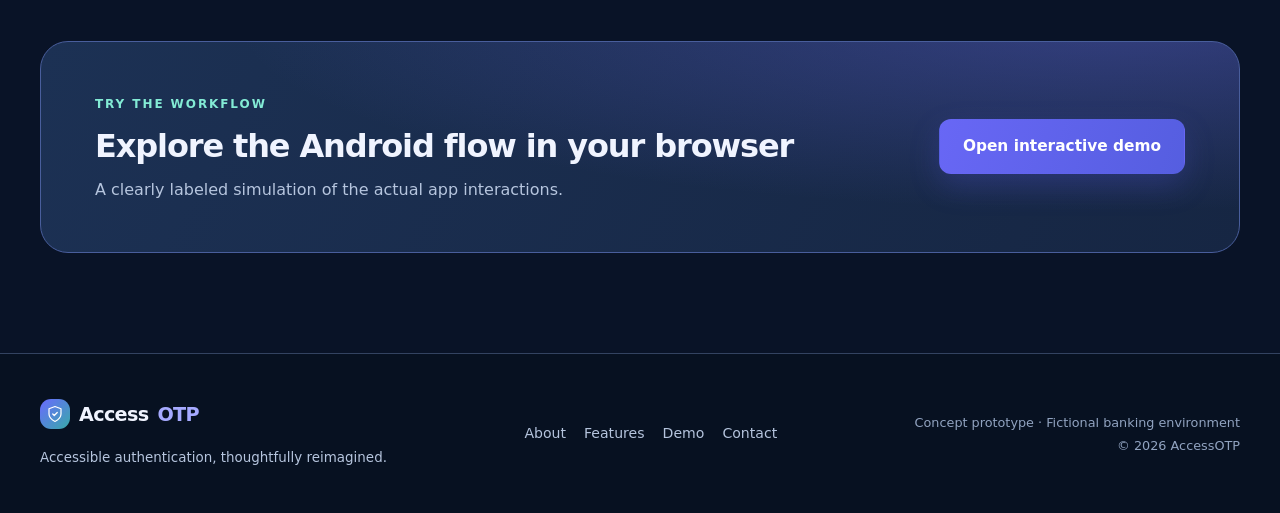
<file: features.html>
<!DOCTYPE html>

<html lang="en">
<head>
<meta charset="utf-8"/>
<meta content="width=device-width, initial-scale=1" name="viewport"/>
<meta content="#091327" name="theme-color"/>
<meta content="Features implemented in the Android Studio AccessOTP apps: four-digit PIN, background automatic OTP, vibration feedback, private keypad, banking demo and companion authenticator." name="description"/>
<title>Product features | AccessOTP</title>
<link href="assets/favicon.svg" rel="icon" type="image/svg+xml"/>
<link href="style.css" rel="stylesheet"/>
<script defer="" src="config.js"></script>
<script defer="" src="app.js"></script>
</head>
<body class="page-features">
<a class="skip-link" href="#main-content">Skip to main content</a>
<header class="site-header" id="site-header">
<div class="container nav-inner">
<a aria-label="AccessOTP home" class="brand" href="index.html">
<span aria-hidden="true" class="brand-mark"><svg aria-hidden="true" class="icon" fill="none" stroke="currentColor" stroke-linecap="round" stroke-linejoin="round" stroke-width="1.65" viewbox="0 0 24 24"><path d="M12 22s8-4 8-10V5l-8-3-8 3v7c0 6 8 10 8 10Z"></path><path d="m9 12 2 2 4-4"></path></svg></span>
<span>Access<span class="brand-accent">OTP</span></span>
</a>
<button aria-controls="site-nav" aria-expanded="false" aria-label="Open navigation menu" class="menu-toggle" id="menu-toggle" type="button">
<span></span><span></span><span></span>
</button>
<nav aria-label="Main navigation" class="site-nav" id="site-nav">
<a href="index.html">Home</a>
<a href="about.html">About Us</a>
<a href="services.html">Services</a>
<a aria-current="page" href="features.html">Features</a>
<a href="demo.html">Demo</a>
<a href="contact.html">Contact</a>
</nav>
</div>
</header>
<main id="main-content">
<section class="page-hero section-glow"><div class="container narrow"><span class="eyebrow">IMPLEMENTED ANDROID FEATURES</span><h1>Designed to reduce<br/><span class="gradient-text">manual OTP steps.</span></h1><p>Features below are based on the supplied Android Studio source for the Demo Bank and AccessOTP Authenticator applications.</p></div></section>
<section class="section section-compact"><div class="container"><div class="section-heading center"><span class="eyebrow">CORE AUTHENTICATION</span><h2>What the prototype actually does</h2></div><div class="cards two">
<article class="card roomy"><h3>Username + four-digit PIN</h3><p>The bank app asks for a demo username first, then a four-digit PIN on a numbered or hidden keypad. The default sample account is <code>ahmed</code> with PIN <code>1234</code>.</p><span class="micro-tag">Implemented in Android</span></article>
<article class="card roomy"><h3>Automatic OTP handling</h3><p>After a correct PIN, the bank app generates a one-time code and sends a protected request to the Authenticator installed on the same device. The user does not read or type the OTP.</p><span class="micro-tag">Implemented in Android</span></article>
<article class="card roomy"><h3>Same-device companion app</h3><p>The Authenticator must be installed with the bank demo and signed with the matching signing key. If the bank cannot connect, authentication fails. No independent trusted-device registration screen is implemented.</p><span class="micro-tag">Implemented in Android</span></article>
<article class="card roomy"><h3>Protected inter-app verification</h3><p>The Android source uses signature-permission IPC, an Android Keystore RSA key, encrypted challenge data, HMAC-SHA256 proof, a 30-second freshness limit and in-memory replay checking.</p><span class="micro-tag">Prototype security controls</span></article>
<article class="card roomy"><h3>PIN attempt limit</h3><p>After five incorrect PIN attempts on the same demo account, the Android bank temporarily blocks sign-in for 60 seconds. The lockout state is saved locally across app restarts.</p><span class="micro-tag">Implemented in Android</span></article>
<article class="card roomy"><h3>Local demo PIN storage</h3><p>The Android demo stores created account credentials locally using salted HMAC-SHA256 PIN hashes with a key held in Android Keystore. This is prototype-only, not a real banking identity system.</p><span class="micro-tag">Implemented in Android</span></article>
</div></div></section>
<section class="section alt-section"><div class="container"><div class="section-heading center"><span class="eyebrow">ACCESSIBILITY AND DEMO BANKING</span><h2>Everyday interactions included</h2></div><div class="cards three">
<article class="card"><h3>Count / Morse / Off</h3><p>Optional vibration feedback for PIN digits, including a two-groups-of-five pattern for zero in Count mode.</p></article>
<article class="card"><h3>Private PIN keypad</h3><p>Numbers can be hidden. Users select a digit by its keypad position and confirm it after vibration feedback. Android requires Count or Morse to be enabled; the keypad does not proceed with vibration Off.</p></article>
<article class="card"><h3>Hidden balance &amp; Feel balance</h3><p>The balance is hidden by default. Users can reveal it or feel its digits through Count or Morse vibration, with a short separator tick and a long pulse for the decimal point.</p></article>
<article class="card"><h3>Demo transactions</h3><p>Send demo money, top up a fictional account and view transactions with the most recent entries first.</p></article>
<article class="card"><h3>Authenticator activity</h3><p>The companion app shows its latest verification result and includes Status, Vibration, Activity and Help screens.</p></article>
<article class="card"><h3>Create demo account</h3><p>Create a local sample account with a four-digit PIN in Android. The account credentials are saved on the device; account creation in the browser is temporary and resets on refresh. No real financial accounts are involved.</p></article>
</div></div></section>
<section class="section"><div class="container cards three">
<article class="card info-card"><span class="eyebrow">PLATFORM</span><h3>Android Studio</h3><p>Two Kotlin Android apps operating on the same device. Android 8+ (API 26) is the stated minimum.</p></article>
<article class="card info-card"><span class="eyebrow">TARGET USERS</span><h3>Visually impaired users</h3><p>Reduce steps requiring an OTP to be read, spoken aloud, remembered or manually entered.</p></article>
<article class="card info-card"><span class="eyebrow">CURRENT LIMITS</span><h3>Proof of concept</h3><p>No real-bank connection, full device enrollment or production server-side MFA. Physical-device and assistive-technology testing are still needed.</p></article>
</div></section>
<section class="section"><div class="container"><div class="cta-banner"><div><span class="eyebrow">TRY THE WORKFLOW</span><h2>Explore the Android flow in your browser</h2><p>A clearly labeled simulation of the actual app interactions.</p></div><a class="btn btn-primary" href="demo.html">Open interactive demo</a></div></div></section>
</main>
<footer class="site-footer">
<div class="container footer-inner">
<div>
<a class="brand brand-footer" href="index.html"><span class="brand-mark"><svg aria-hidden="true" class="icon" fill="none" stroke="currentColor" stroke-linecap="round" stroke-linejoin="round" stroke-width="1.65" viewbox="0 0 24 24"><path d="M12 22s8-4 8-10V5l-8-3-8 3v7c0 6 8 10 8 10Z"></path><path d="m9 12 2 2 4-4"></path></svg></span> Access<span class="brand-accent">OTP</span></a>
<p>Accessible authentication, thoughtfully reimagined.</p>
</div>
<div class="footer-nav"><a href="about.html">About</a><a href="features.html">Features</a><a href="demo.html">Demo</a><a href="contact.html">Contact</a></div>
<div class="footer-note">Concept prototype · Fictional banking environment<br/>© 2026 AccessOTP</div>
</div>
</footer>
</body>
</html>
</file>
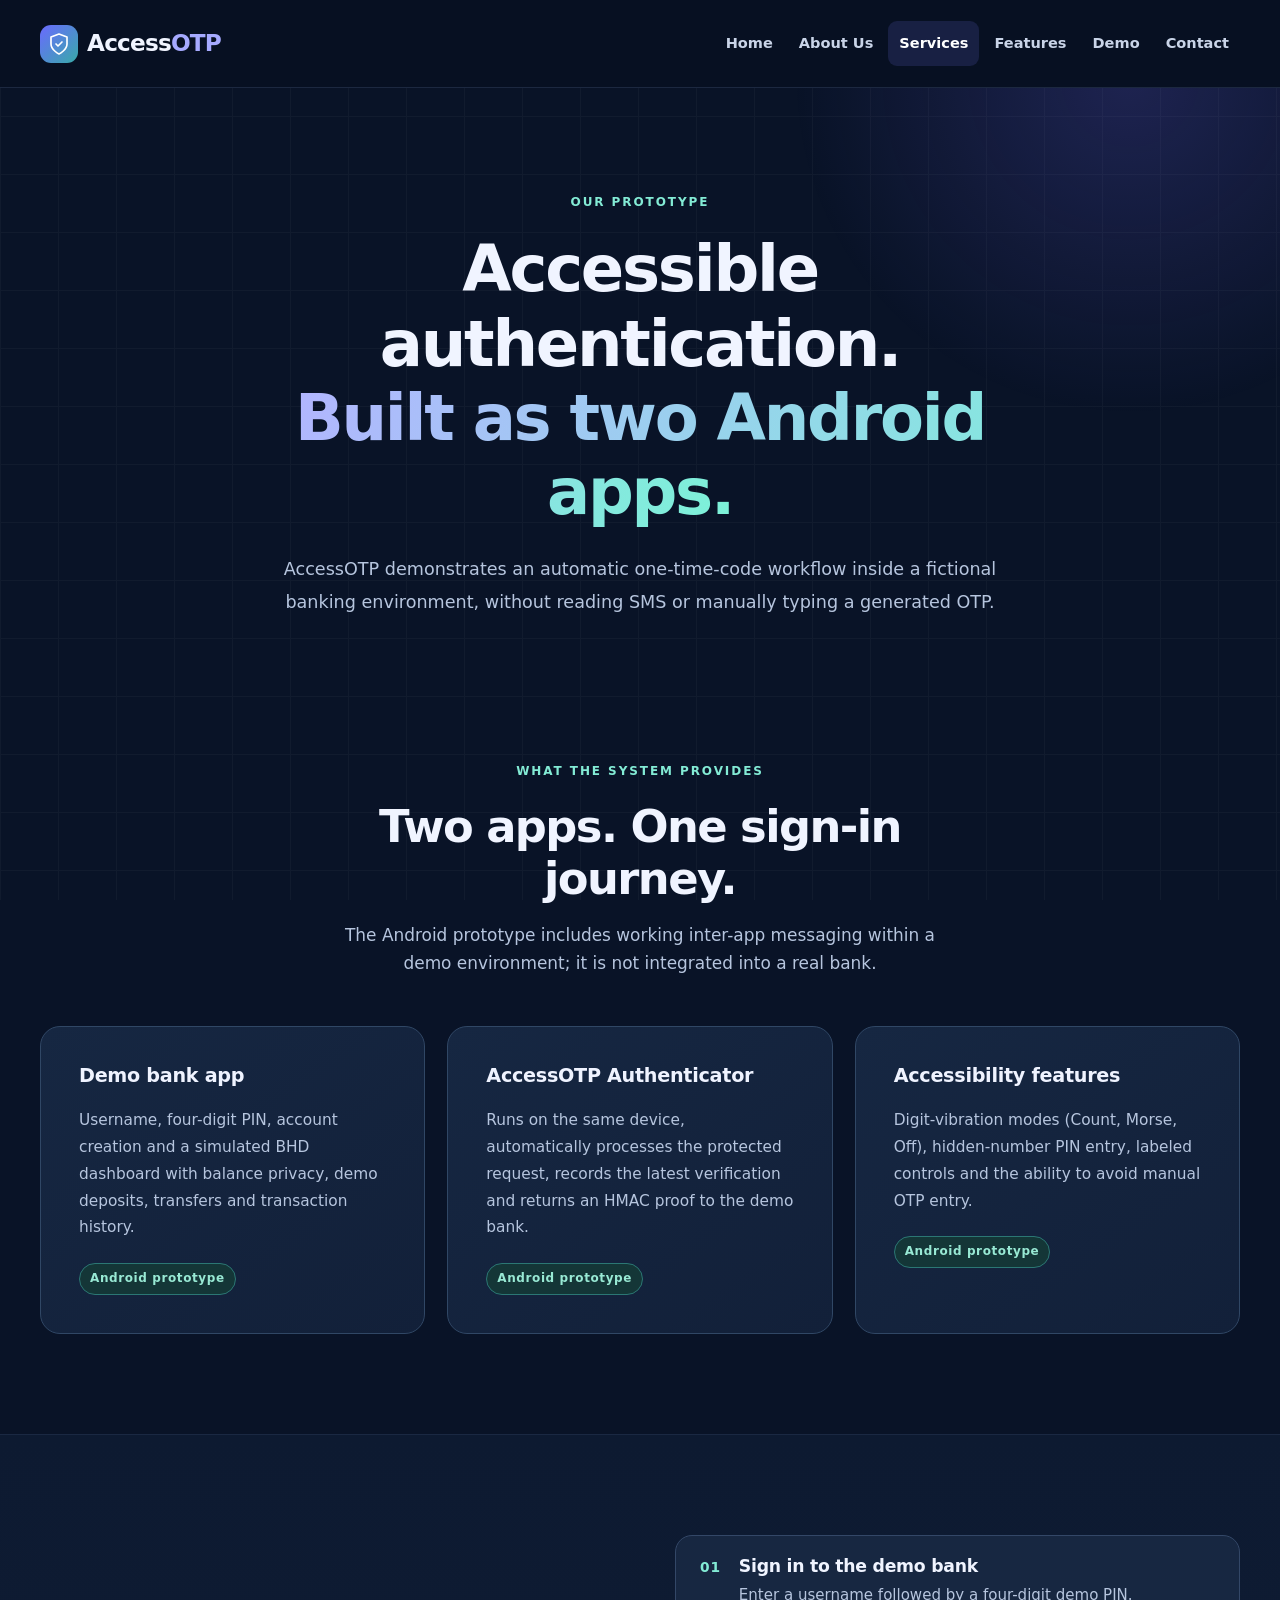
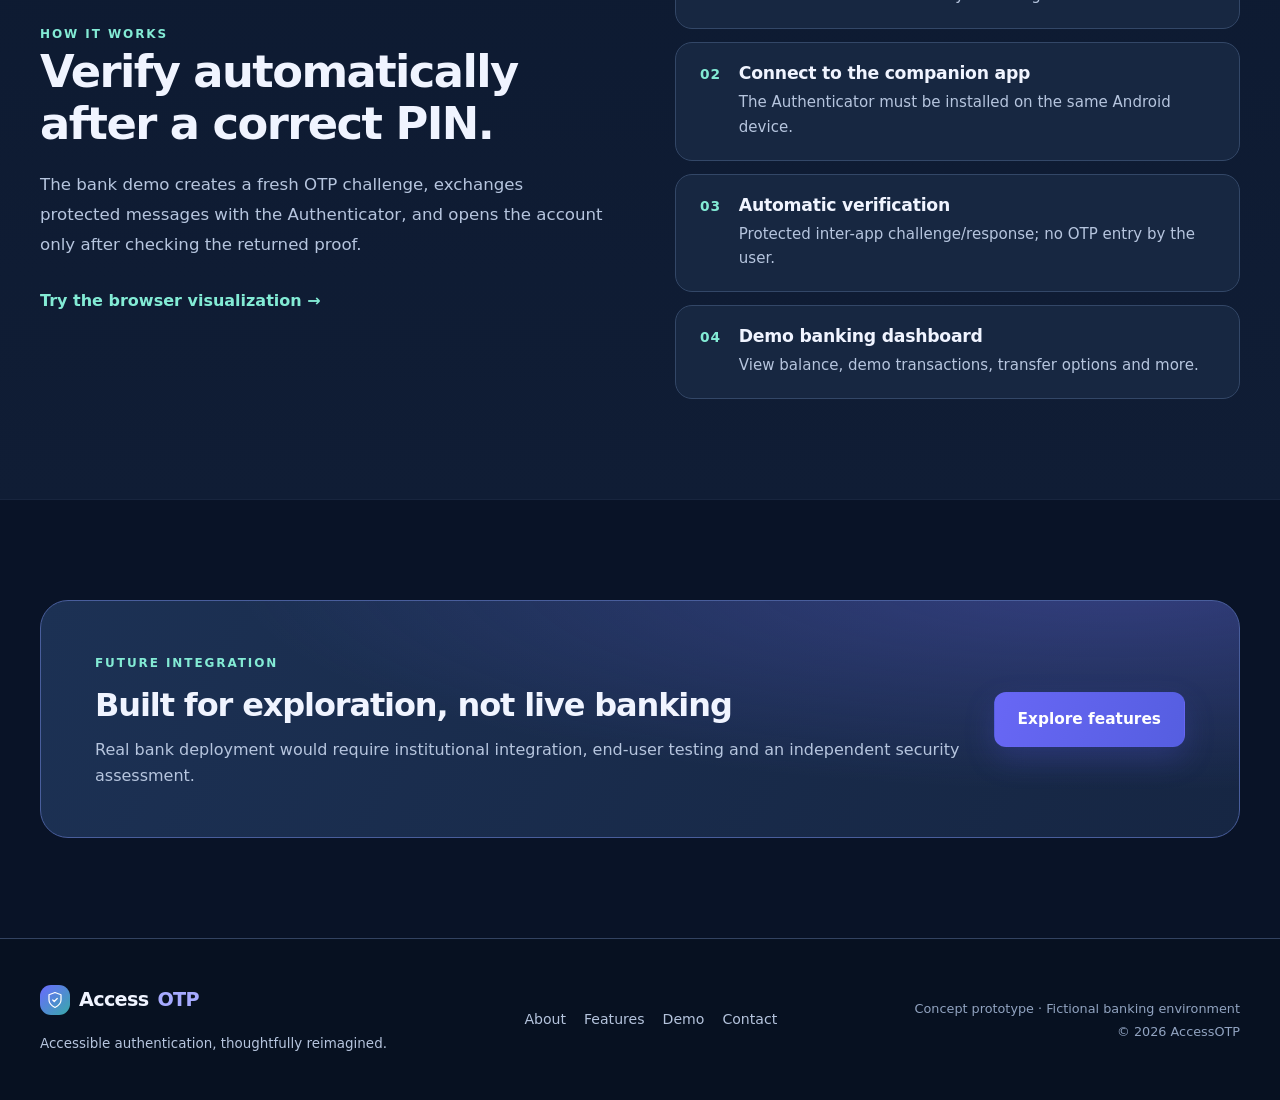
<file: services.html>
<!DOCTYPE html>

<html lang="en">
<head>
<meta charset="utf-8"/>
<meta content="width=device-width, initial-scale=1" name="viewport"/>
<meta content="#091327" name="theme-color"/>
<meta content="AccessOTP services: Android demo bank, companion Authenticator, automatic OTP verification and accessible PIN entry, demonstrated without real bank integration." name="description"/>
<title>Our solutions | AccessOTP</title>
<link href="assets/favicon.svg" rel="icon" type="image/svg+xml"/>
<link href="style.css" rel="stylesheet"/>
<script defer="" src="config.js"></script>
<script defer="" src="app.js"></script>
</head>
<body class="page-services">
<a class="skip-link" href="#main-content">Skip to main content</a>
<header class="site-header" id="site-header">
<div class="container nav-inner">
<a aria-label="AccessOTP home" class="brand" href="index.html">
<span aria-hidden="true" class="brand-mark"><svg aria-hidden="true" class="icon" fill="none" stroke="currentColor" stroke-linecap="round" stroke-linejoin="round" stroke-width="1.65" viewbox="0 0 24 24"><path d="M12 22s8-4 8-10V5l-8-3-8 3v7c0 6 8 10 8 10Z"></path><path d="m9 12 2 2 4-4"></path></svg></span>
<span>Access<span class="brand-accent">OTP</span></span>
</a>
<button aria-controls="site-nav" aria-expanded="false" aria-label="Open navigation menu" class="menu-toggle" id="menu-toggle" type="button">
<span></span><span></span><span></span>
</button>
<nav aria-label="Main navigation" class="site-nav" id="site-nav">
<a href="index.html">Home</a>
<a href="about.html">About Us</a>
<a aria-current="page" href="services.html">Services</a>
<a href="features.html">Features</a>
<a href="demo.html">Demo</a>
<a href="contact.html">Contact</a>
</nav>
</div>
</header>
<main id="main-content">
<section class="page-hero section-glow"><div class="container narrow"><span class="eyebrow">OUR PROTOTYPE</span><h1>Accessible authentication.<br/><span class="gradient-text">Built as two Android apps.</span></h1><p>AccessOTP demonstrates an automatic one-time-code workflow inside a fictional banking environment, without reading SMS or manually typing a generated OTP.</p></div></section>
<section class="section section-compact"><div class="container"><div class="section-heading center"><span class="eyebrow">WHAT THE SYSTEM PROVIDES</span><h2>Two apps. One sign-in journey.</h2><p>The Android prototype includes working inter-app messaging within a demo environment; it is not integrated into a real bank.</p></div><div class="cards three">
<article class="card roomy"><h3>Demo bank app</h3><p>Username, four-digit PIN, account creation and a simulated BHD dashboard with balance privacy, demo deposits, transfers and transaction history.</p><span class="micro-tag">Android prototype</span></article>
<article class="card roomy"><h3>AccessOTP Authenticator</h3><p>Runs on the same device, automatically processes the protected request, records the latest verification and returns an HMAC proof to the demo bank.</p><span class="micro-tag">Android prototype</span></article>
<article class="card roomy"><h3>Accessibility features</h3><p>Digit-vibration modes (Count, Morse, Off), hidden-number PIN entry, labeled controls and the ability to avoid manual OTP entry.</p><span class="micro-tag">Android prototype</span></article>
</div></div></section>
<section class="section alt-section"><div class="container"><div class="split"><div><span class="eyebrow">HOW IT WORKS</span><h2>Verify automatically after a correct PIN.</h2><p>The bank demo creates a fresh OTP challenge, exchanges protected messages with the Authenticator, and opens the account only after checking the returned proof.</p><a class="text-link" href="demo.html">Try the browser visualization →</a></div><ol class="process-list">
<li><span class="step-num">01</span><div><h3>Sign in to the demo bank</h3><p>Enter a username followed by a four-digit demo PIN.</p></div></li>
<li><span class="step-num">02</span><div><h3>Connect to the companion app</h3><p>The Authenticator must be installed on the same Android device.</p></div></li>
<li><span class="step-num">03</span><div><h3>Automatic verification</h3><p>Protected inter-app challenge/response; no OTP entry by the user.</p></div></li>
<li><span class="step-num">04</span><div><h3>Demo banking dashboard</h3><p>View balance, demo transactions, transfer options and more.</p></div></li>
</ol></div></div></section>
<section class="section"><div class="container"><div class="cta-banner"><div><span class="eyebrow">FUTURE INTEGRATION</span><h2>Built for exploration, not live banking</h2><p>Real bank deployment would require institutional integration, end-user testing and an independent security assessment.</p></div><a class="btn btn-primary" href="features.html">Explore features</a></div></div></section>
</main>
<footer class="site-footer">
<div class="container footer-inner">
<div>
<a class="brand brand-footer" href="index.html"><span class="brand-mark"><svg aria-hidden="true" class="icon" fill="none" stroke="currentColor" stroke-linecap="round" stroke-linejoin="round" stroke-width="1.65" viewbox="0 0 24 24"><path d="M12 22s8-4 8-10V5l-8-3-8 3v7c0 6 8 10 8 10Z"></path><path d="m9 12 2 2 4-4"></path></svg></span> Access<span class="brand-accent">OTP</span></a>
<p>Accessible authentication, thoughtfully reimagined.</p>
</div>
<div class="footer-nav"><a href="about.html">About</a><a href="features.html">Features</a><a href="demo.html">Demo</a><a href="contact.html">Contact</a></div>
<div class="footer-note">Concept prototype · Fictional banking environment<br/>© 2026 AccessOTP</div>
</div>
</footer>
</body>
</html>
</file>
<file: style.css>
/* AccessOTP — static, accessible startup website */
:root{--bg:#091327;--bg-2:#0d1930;--surface:#12213c;--surface-2:#182b49;--line:#2b4061;--text:#f0f4ff;--muted:#b6c5de;--subtle:#93a6c4;--violet:#a6aaff;--accent:#7b75ff;--mint:#83ebd5;--radius:20px;--shadow:0 25px 90px rgba(0,0,0,.22)}
*{box-sizing:border-box}html{scroll-behavior:smooth}body{margin:0;background:var(--bg);color:var(--text);font:16px/1.65 system-ui,-apple-system,'Segoe UI',Arial,sans-serif;-webkit-font-smoothing:antialiased}body::before{content:"";position:fixed;inset:0;pointer-events:none;opacity:.035;background-image:linear-gradient(90deg,#fff 1px,transparent 1px),linear-gradient(#fff 1px,transparent 1px);background-size:58px 58px;z-index:-1}a{color:inherit}button,input,select,textarea{font:inherit}button{cursor:pointer}button:disabled{cursor:not-allowed}svg.icon{width:23px;height:23px;flex-shrink:0}p{color:var(--muted);margin:0 0 18px}h1,h2,h3{line-height:1.16;letter-spacing:-.035em;margin:0 0 20px}h1{font-size:clamp(2.7rem,5vw,4.6rem)}h2{font-size:clamp(2rem,3.5vw,3.1rem)}h3{font-size:1.2rem;letter-spacing:-.015em}strong{font-weight:700;color:var(--text)}.container{max-width:1200px;width:calc(100% - 48px);margin:0 auto}.narrow{max-width:850px;text-align:center}.skip-link{position:absolute;left:10px;top:-80px;z-index:1000;background:#fff;color:#0d1930;padding:12px 20px;border-radius:6px}.skip-link:focus{top:8px}:focus-visible{outline:3px solid var(--mint);outline-offset:4px}.site-header{height:88px;position:sticky;top:0;z-index:50;background:rgba(8,17,35,.97);border-bottom:1px solid rgba(112,136,185,.2);backdrop-filter:blur(18px)}.nav-inner{height:100%;display:flex;align-items:center;justify-content:space-between;gap:20px}.brand{font-weight:800;font-size:1.45rem;display:inline-flex;align-items:center;gap:9px;text-decoration:none;white-space:nowrap;letter-spacing:-.035em;color:var(--text)}.brand-accent{color:var(--violet)}.brand-mark{width:38px;height:38px;border-radius:11px;display:inline-grid;place-items:center;color:white;background:linear-gradient(135deg,#6a6aff,#38aaa9)}.brand-mark .icon{width:24px;height:24px}.site-nav{display:flex;align-items:center;gap:4px}.site-nav a{padding:10px 11px;border-radius:9px;text-decoration:none;font-size:.91rem;font-weight:600;color:#c9d4e8;transition:background .2s,color .2s}.site-nav a:hover,.site-nav a[aria-current=page]{color:white;background:rgba(124,120,255,.15)}.menu-toggle{display:none}.section{padding:100px 0}.section-compact{padding-top:72px}.alt-section{background:linear-gradient(180deg,#0d1a31,#101d35);border-top:1px solid rgba(114,139,180,.1);border-bottom:1px solid rgba(114,139,180,.1)}.section-glow{position:relative;overflow:hidden}.section-glow::before{content:"";position:absolute;width:700px;height:700px;right:-200px;top:-360px;border-radius:50%;background:radial-gradient(circle,rgba(114,102,248,.2),transparent 68%);pointer-events:none}.gradient-text{background:linear-gradient(115deg,#b2b5ff,#7cf2d8);color:transparent;-webkit-background-clip:text;background-clip:text}.eyebrow{display:inline-flex;align-items:center;gap:10px;color:var(--mint);font-size:.75rem;font-weight:800;letter-spacing:.16em;text-transform:uppercase}.eyebrow-dot{width:8px;height:8px;border-radius:50%;background:var(--mint);box-shadow:0 0 16px var(--mint)}.section-heading{max-width:720px;margin-bottom:46px}.section-heading h2{margin:17px 0}.section-heading.center{text-align:center;margin:0 auto 48px}.section-heading.center p{max-width:620px;margin:auto}.section-heading p{font-size:1.06rem}.hero-section{min-height:670px;display:flex;align-items:center;padding:98px 0 105px}.hero-grid{display:grid;grid-template-columns:1.1fr .9fr;align-items:center;gap:55px}.hero-content h1{margin:21px 0 26px;max-width:650px}.lead{font-size:1.14rem;line-height:1.85;max-width:635px}.button-group{display:flex;flex-wrap:wrap;gap:14px;margin:36px 0 27px}.btn{display:inline-flex;align-items:center;justify-content:center;gap:10px;padding:14px 23px;min-height:54px;border-radius:12px;text-decoration:none;font-weight:750;font-size:.96rem;border:1px solid transparent;transition:transform .2s,background .2s,box-shadow .2s}.btn .icon{width:19px;height:19px}.btn:hover{transform:translateY(-2px)}.btn-primary{color:#fff;background:linear-gradient(110deg,#6867f5,#555ee0);box-shadow:0 12px 30px rgba(93,94,246,.21)}.btn-primary:hover{box-shadow:0 14px 34px rgba(93,94,246,.33)}.btn-outline{color:var(--text);background:rgba(22,36,62,.8);border-color:#435980}.btn-outline:hover{background:#223454}.btn-text{border:0;background:transparent;color:var(--muted);min-height:44px}.btn-text:hover{color:white}.btn-full{width:100%}.hero-disclaimer{display:flex;align-items:center;gap:9px;color:#aec0d9;font-size:.86rem}.hero-disclaimer .icon{color:var(--mint);width:17px;height:17px}.hero-visual{min-height:470px;position:relative;display:flex;align-items:center;justify-content:center}.visual-orb{width:410px;height:410px;border-radius:50%;position:absolute;background:radial-gradient(circle at center,rgba(87,110,235,.26),rgba(44,186,174,.08) 52%,transparent 70%);filter:blur(4px)}.app-window{position:relative;z-index:1;border:1px solid #3c5275;background:linear-gradient(165deg,#192843,#111e35);border-radius:24px;box-shadow:var(--shadow);padding:22px;width:100%;max-width:420px;transform:rotate(-2deg)}.window-title{display:flex;align-items:center;gap:11px;font-weight:750;font-size:1.03rem;padding-bottom:22px;border-bottom:1px solid #334660}.window-icon{display:grid;place-items:center;width:43px;height:43px;border-radius:12px;color:#a8f3e4;background:#1b4351}.window-title small,.mini-user small,.mini-pulse small,.floating-token small{display:block;color:#97abc8;font-size:.72rem;font-weight:500}.window-dots{margin-left:auto;color:#8b9ab6}.mini-label{color:#9aafd2;font-size:.72rem;letter-spacing:.12em;font-weight:800;padding:22px 0 16px}.mini-user{display:flex;align-items:center;gap:12px;font-weight:650;padding-bottom:20px}.round-avatar{display:grid;place-items:center;width:42px;height:42px;border-radius:50%;background:#273b5b}.round-avatar .icon{width:21px}.mini-pulse{display:flex;align-items:center;gap:12px;padding:15px;background:#142e43;border:1px solid #367274;border-radius:13px;font-size:.83rem;font-weight:650}.pulse-ring{color:#79e6d6}.mini-pulse small{font-size:.7rem}.mini-success{display:flex;align-items:center;gap:8px;color:#9af2df;font-size:.88rem;margin-top:18px;font-weight:700}.mini-success .icon{width:19px}.floating-token{display:flex;align-items:center;gap:12px;position:absolute;bottom:7px;left:-34px;z-index:2;background:#243552;border:1px solid #58789d;padding:14px 17px;border-radius:18px;box-shadow:var(--shadow);font-size:.94rem}.floating-token-icon{display:grid;place-items:center;color:#c1bdff}.check-pill{display:grid;place-items:center;margin-left:12px;color:var(--mint)}.cards{display:grid;gap:22px}.cards.three{grid-template-columns:repeat(3,minmax(0,1fr))}.cards.two{grid-template-columns:repeat(2,minmax(0,1fr))}.card{background:linear-gradient(145deg,#162742,#122039);border:1px solid #304765;border-radius:var(--radius);padding:29px;min-width:0;transition:transform .2s,border-color .2s}.card:hover{transform:translateY(-4px);border-color:#716fe1}.card.roomy{padding:38px}.card-icon{width:52px;height:52px;display:grid;place-items:center;border-radius:16px;background:rgba(122,125,255,.15);color:#a8aaff;margin-bottom:25px}.card-icon .icon{width:27px;height:27px}.card h3,.card h2{color:#eff3ff}.card p{font-size:.96rem;line-height:1.75;margin-bottom:0}.card h2{font-size:1.55rem}.split{display:grid;grid-template-columns:1fr 1fr;gap:70px;align-items:center}.split>div>p{font-size:1.04rem;line-height:1.8}.process-list{list-style:none;padding:0;margin:0;display:grid;gap:13px}.process-list li{display:flex;gap:18px;padding:20px 24px;border:1px solid #334767;background:#172741;border-radius:17px}.step-num{font-size:.86rem;font-weight:850;color:var(--mint);letter-spacing:.06em}.process-list h3{font-size:1.08rem;margin-bottom:7px}.process-list p{font-size:.94rem;margin:0}.text-link{display:inline-flex;align-items:center;gap:9px;text-decoration:none;color:var(--mint);font-weight:800;margin-top:10px}.text-link:hover{text-decoration:underline}.text-link .icon{width:18px}.cta-banner{display:flex;align-items:center;justify-content:space-between;gap:30px;padding:48px 54px;border:1px solid #495e9c;border-radius:28px;background:radial-gradient(ellipse at 90% -10%,rgba(98,100,221,.38),transparent 58%),linear-gradient(120deg,#1c3154,#162643)}.cta-banner h2{font-size:clamp(1.6rem,2.5vw,2.45rem);margin:12px 0}.cta-banner p{margin:0}.cta-banner .btn{flex-shrink:0}.page-hero{padding:100px 0 67px}.page-hero h1{margin:18px auto 24px;max-width:900px}.page-hero p{font-size:1.1rem;max-width:780px;margin:0 auto;line-height:1.85}.about-intro h2{font-size:clamp(1.9rem,3vw,2.65rem)}.about-intro p:last-child{margin-bottom:0}.team-card{min-height:260px}.team-avatar{width:64px;height:64px;display:grid;place-items:center;border-radius:18px;margin-bottom:23px;font-size:1.4rem;font-weight:800;background:linear-gradient(145deg,#545fe1,#287f91)}.team-card h3{margin-bottom:8px}.team-card .role{color:var(--mint);font-weight:650;font-size:.94rem}.team-card .team-link{display:inline-flex;margin-top:15px;text-decoration:none;color:var(--violet);font-weight:700;font-size:.9rem}.team-card .team-link:hover{text-decoration:underline}.team-card .pending{margin-top:15px;color:var(--subtle);font-size:.84rem}.micro-tag{display:inline-block;font-size:.75rem;font-weight:800;letter-spacing:.05em;margin-top:22px;color:#98e9d4;border:1px solid #2b7774;background:#143637;padding:5px 10px;border-radius:100px}.integrity-panel{padding:36px;background:linear-gradient(150deg,#182e48,#18233f);border:1px solid #3a516e;border-radius:22px;display:grid;gap:22px}.integrity-panel>div{display:flex;align-items:start;gap:14px;color:#d5e0f3;font-weight:600}.integrity-panel .icon{color:var(--mint);width:21px}.info-card{background:#12243c}.info-card .eyebrow{font-size:.68rem}.info-card h3{margin-top:18px}.demo-heading{padding-bottom:50px}.prototype-notice{display:inline-flex;align-items:center;justify-content:center;gap:8px;background:#143338;border:1px solid #2a676c;padding:9px 15px;border-radius:100px;margin-top:22px;color:#a5f2df;font-size:.84rem;font-weight:700}.prototype-notice .icon{width:18px;height:18px}.demo-layout{display:grid;grid-template-columns:minmax(0,1fr) 74px minmax(0,1fr);gap:14px;align-items:center;max-width:1010px}.mock-app{background:linear-gradient(145deg,#172843,#101b31);border:1px solid #3b506f;border-radius:24px;overflow:hidden;min-height:480px;box-shadow:0 20px 60px rgba(0,0,0,.17)}.mock-topbar{display:flex;justify-content:space-between;align-items:center;padding:18px 23px;border-bottom:1px solid #344862}.app-brand{display:inline-flex;gap:9px;align-items:center;font-weight:850}.app-brand .icon{width:21px;color:var(--violet)}.demo-label{font-size:.64rem;letter-spacing:.13em;font-weight:850;color:var(--mint);background:#1b383f;padding:6px 9px;border-radius:30px}.mock-body{padding:34px 30px;text-align:center}.mock-body h2{font-size:1.65rem;margin:15px 0 13px}.mock-body>p{font-size:.9rem;min-height:49px}.bank-emblem,.access-emblem{margin:0 auto;display:grid;place-items:center;width:63px;height:63px;background:#273b67;border-radius:18px;color:#a5aaff}.access-emblem{background:#184e4d;color:#a2efe0}.bank-emblem .icon,.access-emblem .icon{width:33px;height:33px}.bank-account{display:grid;grid-template-columns:25px 1fr;column-gap:9px;text-align:left;align-items:center;padding:13px 16px;background:#202e48;border:1px solid #344a6c;border-radius:11px;margin:24px 0 14px;font-size:.91rem;font-weight:700}.bank-account>span{grid-row:span 2;color:var(--violet)}.bank-account small{grid-column:2;font-size:.75rem;color:var(--subtle);font-weight:400}.mock-state{min-height:42px;color:#b6c5df;font-weight:700;margin:10px 0 14px}.mock-state.is-success{color:var(--mint)}.demo-connector{display:flex;align-items:center;justify-content:center;gap:4px;color:var(--mint)}.demo-connector>.icon{width:25px}.connector-line{height:2px;flex:1;background:#346a83}.verification-stage{padding:25px 15px;background:#102c38;border:1px solid #315965;border-radius:16px;display:flex;flex-direction:column;align-items:center;gap:7px;margin-top:34px;min-height:151px}.verification-stage>span{color:var(--mint)}.verification-stage strong{font-size:1.02rem}.verification-stage small{color:#a8c6d0;font-size:.79rem}.demo-footnote{font-size:.76rem;color:var(--subtle);margin-top:20px}.timeline{list-style:none;max-width:820px;margin:0 auto;padding:0;display:grid;gap:14px}.timeline-item{display:flex;align-items:start;gap:20px;padding:20px 26px;border:1px solid #344767;border-radius:16px;background:#162740;opacity:.67;transition:opacity .2s,border-color .2s}.timeline-item>span{font-weight:850;color:var(--violet)}.timeline-item h3{font-size:1rem;margin-bottom:5px}.timeline-item p{font-size:.9rem;margin:0}.timeline-item.is-active{opacity:1;border-color:#8785ff;background:#273253}.timeline-item.is-done{opacity:1;border-color:#307b71}.timeline-item.is-done>span{color:var(--mint)}.demo-live-status{margin:28px auto 0;padding:14px 22px;max-width:820px;border-radius:12px;background:#17243e;text-align:center;font-weight:700;color:#c5d6f4;min-height:54px}.demo-explainer{max-width:890px;margin:0 auto;padding:40px;border:1px solid #374c6a;background:#152641;border-radius:22px}.demo-explainer h2{font-size:1.85rem;margin-top:12px}.demo-explainer p{margin:0}.contact-layout{display:grid;grid-template-columns:.93fr 1.07fr;gap:32px;align-items:start}.contact-panel,.form-panel{padding:38px;background:#152541;border:1px solid #334968;border-radius:24px}.contact-panel h2,.form-panel h2{font-size:1.95rem;margin:15px 0}.contact-method{display:flex;align-items:flex-start;gap:16px;margin-top:32px}.contact-method .card-icon{width:45px;height:45px;margin:0;flex-shrink:0}.contact-method h3{margin-bottom:8px;font-size:1.08rem}.contact-method small{color:var(--subtle);font-size:.83rem}.contact-method a{color:#bcbaff;text-decoration:none;overflow-wrap:anywhere}.contact-method a:hover{text-decoration:underline}.muted{color:var(--subtle)}.contact-hint{margin-top:40px;border-top:1px solid #354766;padding-top:24px;display:flex;gap:12px;align-items:start;color:#b8cadf;font-size:.86rem}.contact-hint .icon{width:19px;color:var(--mint)}.contact-socials{display:grid;gap:9px}.form-panel>p{font-size:.96rem}.form-field{display:flex;flex-direction:column;gap:8px;margin:20px 0}.form-field label{font-size:.91rem;font-weight:750}.form-field input,.form-field textarea,.form-field select{width:100%;min-height:50px;border-radius:10px;background:#0a172b;border:1px solid #526987;color:white;padding:12px 15px;resize:vertical;outline:none}.form-field input::placeholder,.form-field textarea::placeholder{color:#94a7c1}.form-field select{appearance:auto}.form-field :is(input,textarea,select):focus{border-color:var(--mint);outline:2px solid rgba(131,235,213,.4);outline-offset:2px}.form-status{font-size:.83rem;color:#bdcbe0;margin-top:14px;line-height:1.5}.form-status.is-error{color:#ffbfca}.form-status.is-success{color:var(--mint)}.visually-hidden{position:absolute!important;width:1px;height:1px;padding:0;margin:-1px;overflow:hidden;clip:rect(0,0,0,0);white-space:nowrap;border:0}.site-footer{border-top:1px solid #334361;background:#071121;padding:45px 0}.footer-inner{display:flex;gap:35px;justify-content:space-between;align-items:center}.brand-footer{font-size:1.2rem}.brand-footer .brand-mark{width:30px;height:30px}.brand-footer .icon{width:18px}.footer-inner p{font-size:.84rem;margin:12px 0 0}.footer-nav{display:flex;flex-wrap:wrap;gap:18px}.footer-nav a{text-decoration:none;color:#b5c4dd;font-size:.88rem}.footer-nav a:hover{color:white}.footer-note{text-align:right;color:#91a3c0;font-size:.8rem;line-height:1.8}
@media(max-width:1020px){.hero-grid{gap:25px}.site-nav a{padding:9px 7px;font-size:.84rem}.floating-token{left:0}.split{gap:35px}.cards.three{gap:16px}.card{padding:24px}}
@media(max-width:780px){.container{width:calc(100% - 36px)}.site-header{height:76px}.menu-toggle{display:flex;width:44px;height:44px;padding:10px;background:#1c2c4a;border:1px solid #3c5272;border-radius:9px;flex-direction:column;justify-content:space-around;align-items:center}.menu-toggle span{width:20px;height:2px;border-radius:2px;background:white}.site-nav{display:none;position:absolute;top:76px;left:0;right:0;flex-direction:column;align-items:stretch;padding:12px 18px 22px;background:#091327;border-bottom:1px solid #344b66;box-shadow:0 20px 35px #050d1c}.site-nav.is-open{display:flex}.site-nav a{font-size:1rem;padding:13px}.hero-section{min-height:auto;padding:72px 0 60px}.hero-grid{grid-template-columns:1fr}.hero-content{text-align:center}.hero-content h1{max-width:100%}.hero-content .lead{max-width:700px}.button-group,.hero-disclaimer{justify-content:center}.hero-visual{min-height:460px}.app-window{max-width:390px}.section{padding:70px 0}.section-compact{padding-top:50px}.page-hero{padding:70px 0 48px}.split{grid-template-columns:1fr;gap:28px}.cards.three{grid-template-columns:repeat(2,minmax(0,1fr))}.cta-banner{flex-direction:column;text-align:center;padding:36px 28px}.cta-banner .btn{flex-shrink:1}.demo-layout{grid-template-columns:1fr;max-width:550px}.demo-connector{transform:rotate(90deg);height:34px;justify-content:center}.mock-app{min-height:auto}.contact-layout{grid-template-columns:1fr}.footer-inner{flex-direction:column;text-align:center}.footer-note{text-align:center}}
@media(max-width:540px){h1{font-size:clamp(2.45rem,9vw,3.15rem)}h2{font-size:clamp(1.8rem,7vw,2.4rem)}.cards.three,.cards.two{grid-template-columns:1fr}.hero-content .lead{font-size:1.05rem}.button-group{flex-direction:column}.button-group>.btn{width:100%}.hero-visual{min-height:370px}.app-window{max-width:320px;padding:17px}.floating-token{bottom:0;left:0;padding:10px 12px}.floating-token .check-pill{margin-left:3px}.section-heading.center{margin-bottom:30px}.card.roomy{padding:26px}.page-hero p{font-size:1rem}.contact-panel,.form-panel{padding:24px}.demo-explainer{padding:26px}.prototype-notice{font-size:.74rem}.mock-body{padding:28px 20px}.timeline-item{padding:16px}.footer-nav{justify-content:center}}
@media(prefers-reduced-motion:reduce){*,*::before,*::after{scroll-behavior:auto!important;transition:none!important;animation:none!important}}

/* DemoBank fictional login, added for the two-stage sample workflow */
.demo-credentials{display:grid;gap:4px;text-align:left;padding:13px 16px;margin:15px 0;border:1px solid #3c6571;border-radius:12px;background:#112d3c;color:#cceee7;font-size:.88rem}
.demo-credentials strong{font-size:.86rem;color:#a6f4e3}
.demo-credentials code{font-size:.95rem;font-weight:750;background:#173d4c;border-radius:4px;padding:1px 5px;color:#fff;overflow-wrap:anywhere}
.bank-login-form{display:grid;gap:9px;text-align:left;margin-top:20px}
.bank-login-form label{font-size:.88rem;font-weight:750;color:#eff4ff}
.bank-login-form input{width:100%;border:1px solid #566887;border-radius:10px;background:#0e1a30;color:#fff;padding:12px 14px;font-size:1rem;min-height:47px}
.bank-login-form input::placeholder{color:#a2b2cc}
.bank-login-form .btn{margin-top:8px}
.login-error{margin:2px 0 0;padding:11px 12px;border:1px solid #b56b78;color:#ffe0e1;background:#522431;border-radius:9px;font-size:.85rem;line-height:1.5}
[hidden]{display:none!important}
.bank-dashboard{display:grid;justify-items:center;gap:13px;padding:22px 14px;margin:16px 0;border-radius:15px;border:1px solid #318c81;background:#123733;color:#b5f4e7}
.bank-dashboard .icon{width:40px;height:40px;color:#82ebd5}
.bank-dashboard strong{font-size:1.12rem;color:#e8fff8}
.bank-dashboard span{font-size:.89rem;line-height:1.6}

/* AccessOTP trusted-device demo — UI simulation, not real device enrollment */
.trusted-device-card {
  padding: 18px; margin: 18px 0; text-align: left;
  background: linear-gradient(145deg,#132b39,#15263f);
  border: 1px solid #44757a; border-radius: 16px;
}
.trusted-device-top { display: flex; align-items:center; gap:10px; flex-wrap:wrap; }
.trusted-device-icon { font-size: 1.35rem; flex: 0 0 auto; }
.trusted-device-heading { flex: 1 1 115px; min-width: 0; }
.trusted-device-heading strong { display:block; font-size:.98rem; }
.trusted-device-heading small { display:block; color:#bacce1; font-size:.74rem; }
.device-trust-badge { display:inline-flex; align-items:center; justify-content:center; font-weight:800;
  font-size:.74rem; color:#ffd5da; background:#522a39; border:1px solid #a66b7c;
  padding:5px 11px; border-radius:99px; white-space:nowrap; }
.device-trust-badge.is-trusted { color:#a3f5db; background:#103e35; border-color:#399e87; }
.trusted-device-card p { color:#c4d3e5; font-size:.85rem; line-height:1.55; margin:13px 0; }
.trusted-device-button { width:100%; min-height:44px; padding:10px 12px; font-size:.85rem; text-align:center; }
.device-trust-note { display:block; color:#b2c5d7; margin-top:11px; font-size:.75rem; line-height:1.55; }
.access-device-pill { margin:21px 0 0; padding:10px 12px; font-size:.84rem; line-height:1.5;
  background:#3e2939; color:#ffced3; border:1px solid #9b647a; border-radius:11px; font-weight:750; }
.access-device-pill.is-trusted { background:#123b36; color:#a3f5db; border-color:#3a857d; }
/* On narrow screens, rotate only the arrow, never the wide flex container.
   This fixes the long vertical line over the DemoBank and AccessOTP cards. */
@media (max-width:780px) {
  .page-demo .demo-connector { transform:none; height:56px; min-height:56px; width:100%;
    display:flex; align-items:center; justify-content:center; gap:0; overflow:hidden; }
  .page-demo .demo-connector .connector-line { display:none; }
  .page-demo .demo-connector svg.icon { width:28px; height:28px; transform:rotate(90deg); }
}
@media (max-width:540px) {
  .trusted-device-card { padding:15px 13px; }
  .device-trust-badge { padding:5px 9px; font-size:.7rem; }
}

/* Android-matched web walkthrough — mock interactions only, separate from Android security. */
.matched-heading .prototype-notice{max-width:790px;margin:24px auto 0}
.matched-layout{display:grid;grid-template-columns:minmax(0,1.06fr) minmax(320px,.94fr);gap:28px;align-items:start}
.matched-phone,.matched-auth{min-width:0;border-radius:22px;overflow:hidden}
.matched-phone-body{padding:32px;min-height:490px;background:linear-gradient(165deg,#162947,#101c33)}
.match-content h2{font-size:clamp(1.55rem,2.5vw,2.15rem);margin-bottom:12px}
.match-subtitle{font-size:.98rem;line-height:1.75;margin-bottom:24px}
.match-welcome-actions,.match-actions,.match-pin-controls{display:grid;grid-template-columns:repeat(2,minmax(0,1fr));gap:11px;margin:18px 0}
.match-welcome-actions .btn:first-child{grid-column:1/-1}
.match-action{min-height:51px;width:100%;font-size:.87rem;padding:11px 14px;white-space:normal;text-align:center}
.match-form{display:grid;gap:11px;margin-bottom:18px}
.match-form label{font-size:.9rem;font-weight:750;color:#ecf3ff}
.match-form input{width:100%;min-height:52px;padding:11px 15px;border-radius:10px;border:1px solid #607596;background:#08172a;color:#fff;max-width:100%;font-size:1rem}
.match-form .btn{width:100%;margin-top:7px}
.match-muted,.match-hint{font-size:.82rem;color:#b7c9dd;line-height:1.7;margin:17px 0}
.match-message{min-height:30px;font-size:.87rem;color:#8be7cf;margin:20px 0 0}
.match-message.is-error{color:#ffb9c5}
.match-pin-counter{background:#132e42;border:1px solid #43717e;color:#a8eddc;padding:13px 16px;border-radius:12px;margin-bottom:12px;font-weight:750;text-align:center}
.match-keypad{display:grid;grid-template-columns:repeat(3,minmax(0,1fr));gap:9px;margin:15px 0}
.match-key{min-height:58px;border:1px solid #50688d;background:#203657;color:white;border-radius:11px;font-size:1.3rem;font-weight:800;transition:background .15s}
.match-key:hover,.match-key:focus-visible{background:#344f7a}
.match-key.match-utility{font-size:.86rem;background:#1a2a44}
.match-pin-controls .btn{min-height:50px}
.match-segment{display:grid;grid-template-columns:repeat(3,minmax(0,1fr));gap:8px;margin:20px 0}
.match-option{border:1px solid #566c8c;background:#1b2d48;color:#d6e2f8;padding:13px 7px;border-radius:10px;font-weight:750;font-size:.87rem}
.match-option.selected{border-color:#8ee0d0;background:#16483f;color:#d7fff2}
.match-progress{display:flex;gap:15px;align-items:center;padding:22px;background:#162c3c;border:1px solid #377b77;border-radius:15px}
.match-loader{width:27px;height:27px;border-radius:50%;border:3px solid #2f6777;border-top-color:#97f6e1;animation:match-spin 1s linear infinite;flex-shrink:0}
@keyframes match-spin{to{transform:rotate(360deg)}}
.match-balance{display:grid;gap:11px;background:#122f38;border:1px solid #4a897b;border-radius:16px;padding:22px;margin-bottom:22px}
.match-balance small{color:#b6d9d4}.match-balance strong{font-size:clamp(1.65rem,4vw,2.2rem);color:#b8f8e5}
.match-balance .btn{justify-self:start}
.match-transaction-list{list-style:none;margin:0 0 22px;padding:0;display:grid;gap:9px}
.match-transaction-list li{padding:12px 16px;background:#1b324c;border:1px solid #395370;border-radius:11px;font-size:.9rem;color:#dae8f6;overflow-wrap:anywhere}
.matched-side{display:grid;gap:24px;min-width:0}
.matched-auth-body h2{font-size:1.65rem;margin-bottom:12px}
.matched-auth-body>p{font-size:.89rem}
.match-checkbox{display:flex;align-items:flex-start;gap:12px;margin:22px 0 13px;padding:15px;background:#112e40;border:1px solid #3d7180;border-radius:11px;font-weight:650;cursor:pointer;line-height:1.5}
.match-checkbox input{width:22px;height:22px;accent-color:#78dec8;flex-shrink:0;margin:2px 0 0}
.match-state{font-size:.84rem;padding:11px 14px;border-radius:10px;background:#104036;border:1px solid #437e6b;color:#bbf6e7;font-weight:700}
.match-state.match-issue{background:#542837;border-color:#a96b83;color:#ffd5df}
.match-detail{margin:22px 0;padding:15px;border:1px solid #385a75;border-radius:12px;background:#132b44;display:grid;gap:6px;overflow-wrap:anywhere}
.match-detail small{font-size:.77rem;color:#a9bfdd}.match-detail strong{font-size:.96rem}
.match-subnav{display:grid;grid-template-columns:repeat(2,minmax(0,1fr));gap:7px}
.match-subnav button{border:1px solid #476180;border-radius:9px;background:#1c3151;color:#e0ebf9;padding:11px 8px;font-size:.8rem;font-weight:650;min-height:48px}
.match-subnav button:hover{background:#304b70}
.match-help{color:#bbcade;font-size:.86rem;line-height:1.7;margin:18px 0 0}
.matched-journey{padding:28px}
.match-steps{padding:0;margin:19px 0;list-style:none;display:grid;gap:9px;counter-reset:match-counter}
.match-steps li{counter-increment:match-counter;display:flex;gap:12px;align-items:center;border:1px solid #344a67;border-radius:10px;background:#182b46;color:#b9c9db;padding:11px 12px;font-size:.86rem;line-height:1.5}
.match-steps li::before{content:counter(match-counter,decimal-leading-zero);font-weight:800;color:#9ca8c4}
.match-steps li.is-active{border-color:#9298ff;background:#273456;color:white}
.match-steps li.is-done{border-color:#427c6b;color:#c2f4e6}
.match-steps li.is-done::before{color:#90edca}
@media(max-width:900px){.matched-layout{grid-template-columns:1fr;max-width:640px}.matched-side{grid-template-columns:1fr}.matched-phone-body{min-height:0}}
@media(max-width:540px){.matched-phone-body{padding:25px 18px}.match-action{font-size:.83rem;padding:10px}.match-steps li{font-size:.82rem}.match-subnav{grid-template-columns:repeat(2,minmax(0,1fr))}}
@media(prefers-reduced-motion:reduce){.match-loader{animation:none}}
.match-auth-modes{display:flex;gap:6px;flex-wrap:wrap;margin:12px 0}.match-auth-modes button{border:1px solid #44687c;border-radius:8px;color:#dff5ef;padding:8px 11px;background:#19384b;font-size:.85rem;font-weight:700}.match-auth-modes button[aria-pressed=true]{border-color:#7fe4c8;background:#166050}
</file>
